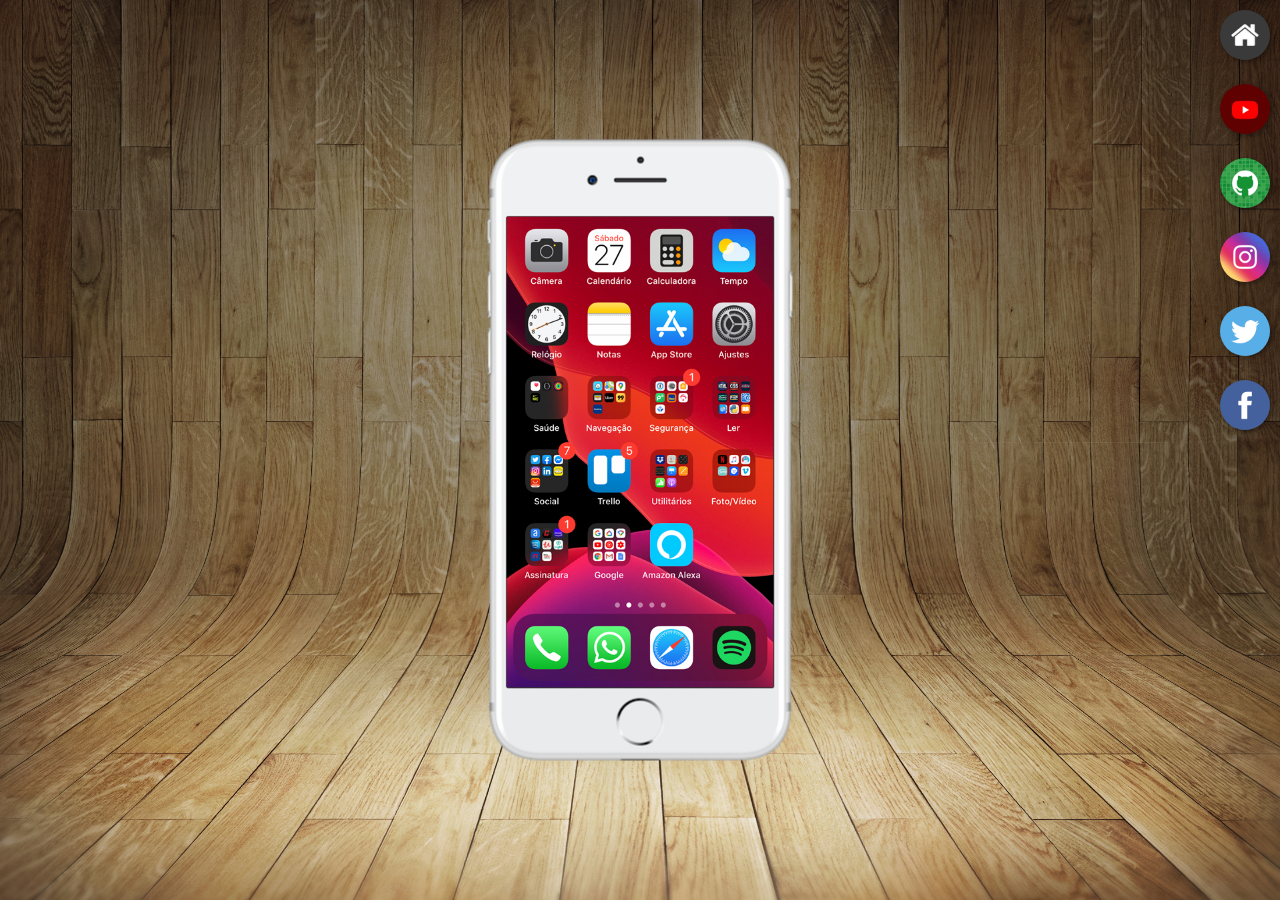
<file: index.html>
<!DOCTYPE html>
<html lang="pt-br">
<head>
    <meta charset="UTF-8">
    <meta name="viewport" content="width=device-width, initial-scale=1.0">
    <title>Projeto Redes Sociais</title>
    <link rel="stylesheet" href="estilos/style.css">
</head>
<body>
    <main>
        <section id="telefone">
              <iframe src="home.html" name="tela" id="tela" frameborder="0">
                Seu navegador não é compativel com isso...
              </iframe>
              
        </section>
             
        <section id="redes-sociais">
            <a href="home.html" target="tela">
                <img src="imagens/logo-home.jpg" alt="Home">
            </a><br>
            <a href="youtube.html" target="tela">
                <img src="imagens/logo-youtube.jpg" alt="Youtube">
            </a><br>
            <a href="github.html" target="tela">
                <img src="imagens/logo-github.jpg" alt="GitHub">
            </a><br>
            <a href="instagram.html" target="tela">
                <img src="imagens/logo-instagram.jpg" alt="Instagram">
            </a><br>
            <a href="twitter.html" target="tela">
                <img src="imagens/logo-twitter.jpg" alt="Twitter">
            </a><br>
            <a href="facebook.html" target="tela">
                <img src="imagens/logo-facebook.jpg" alt="Facebook">
            </a>
        </section>
    </main>
</body>
</html>
</file>
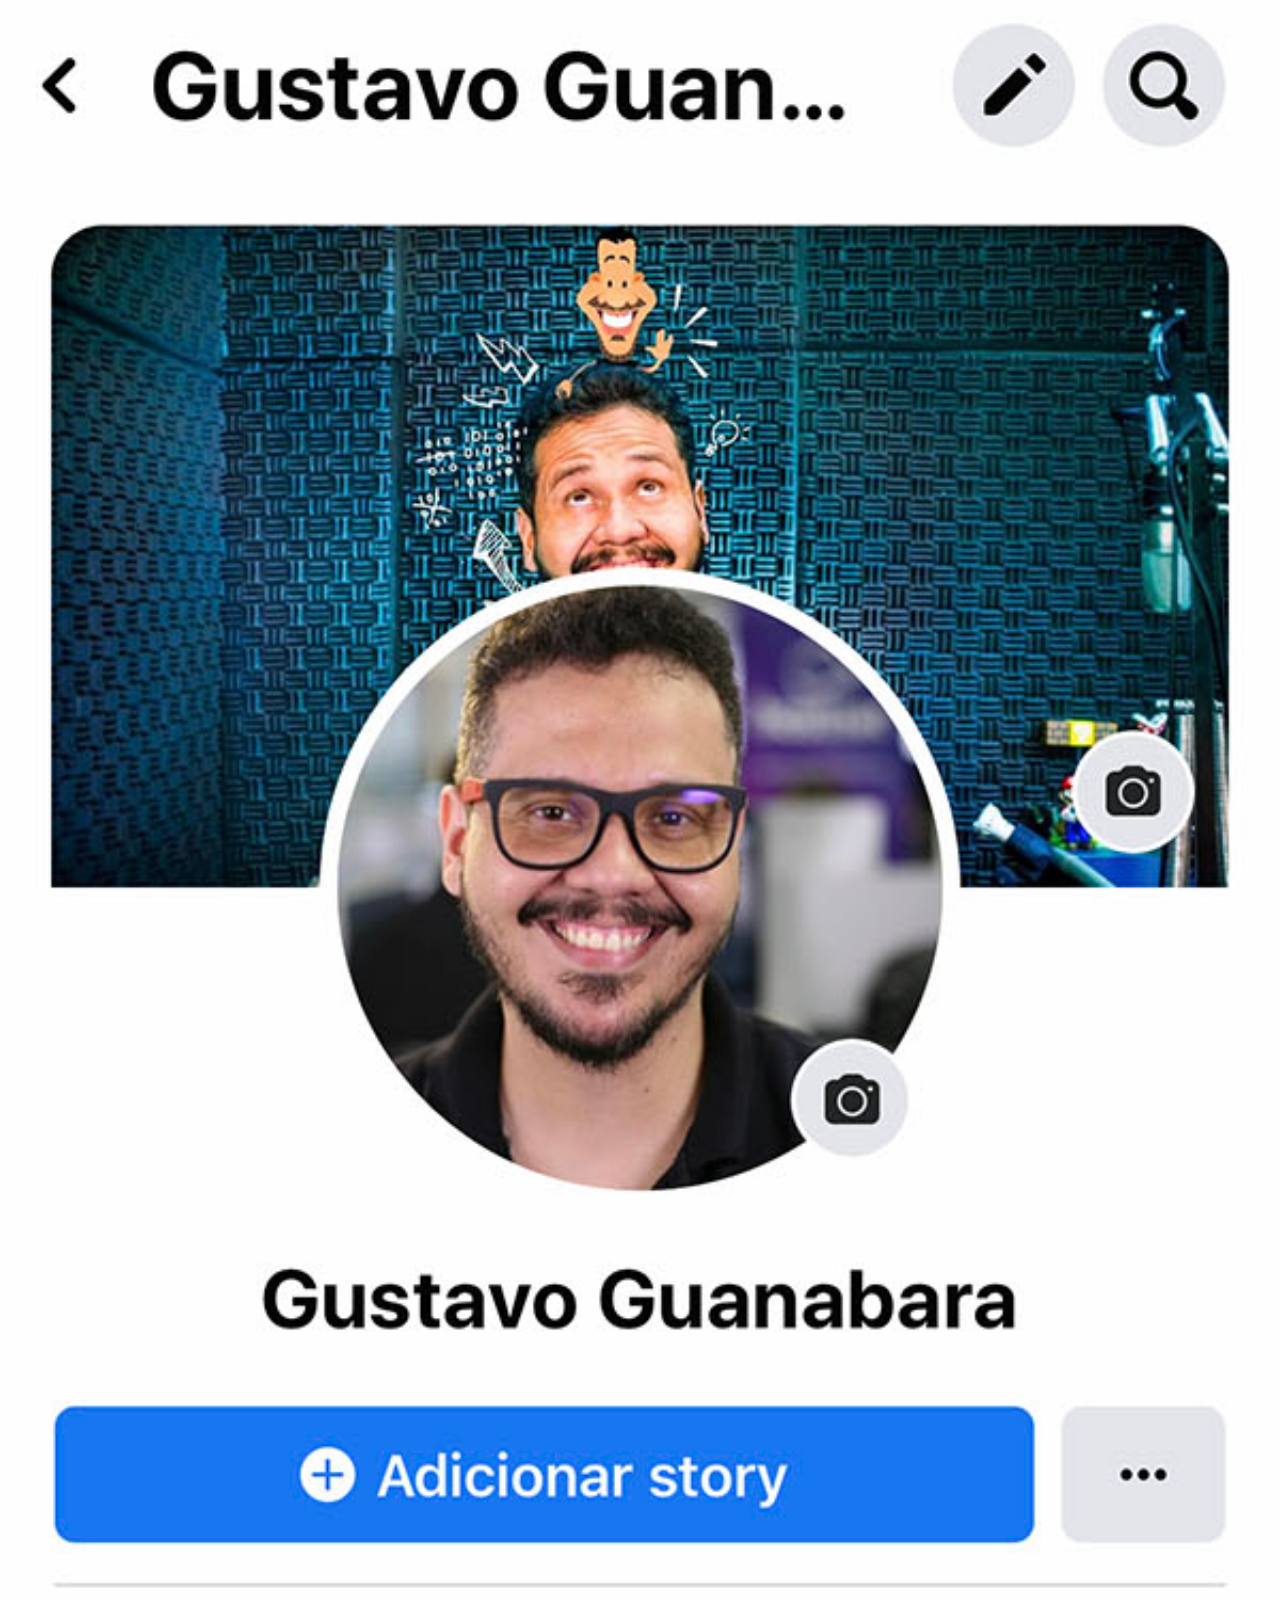
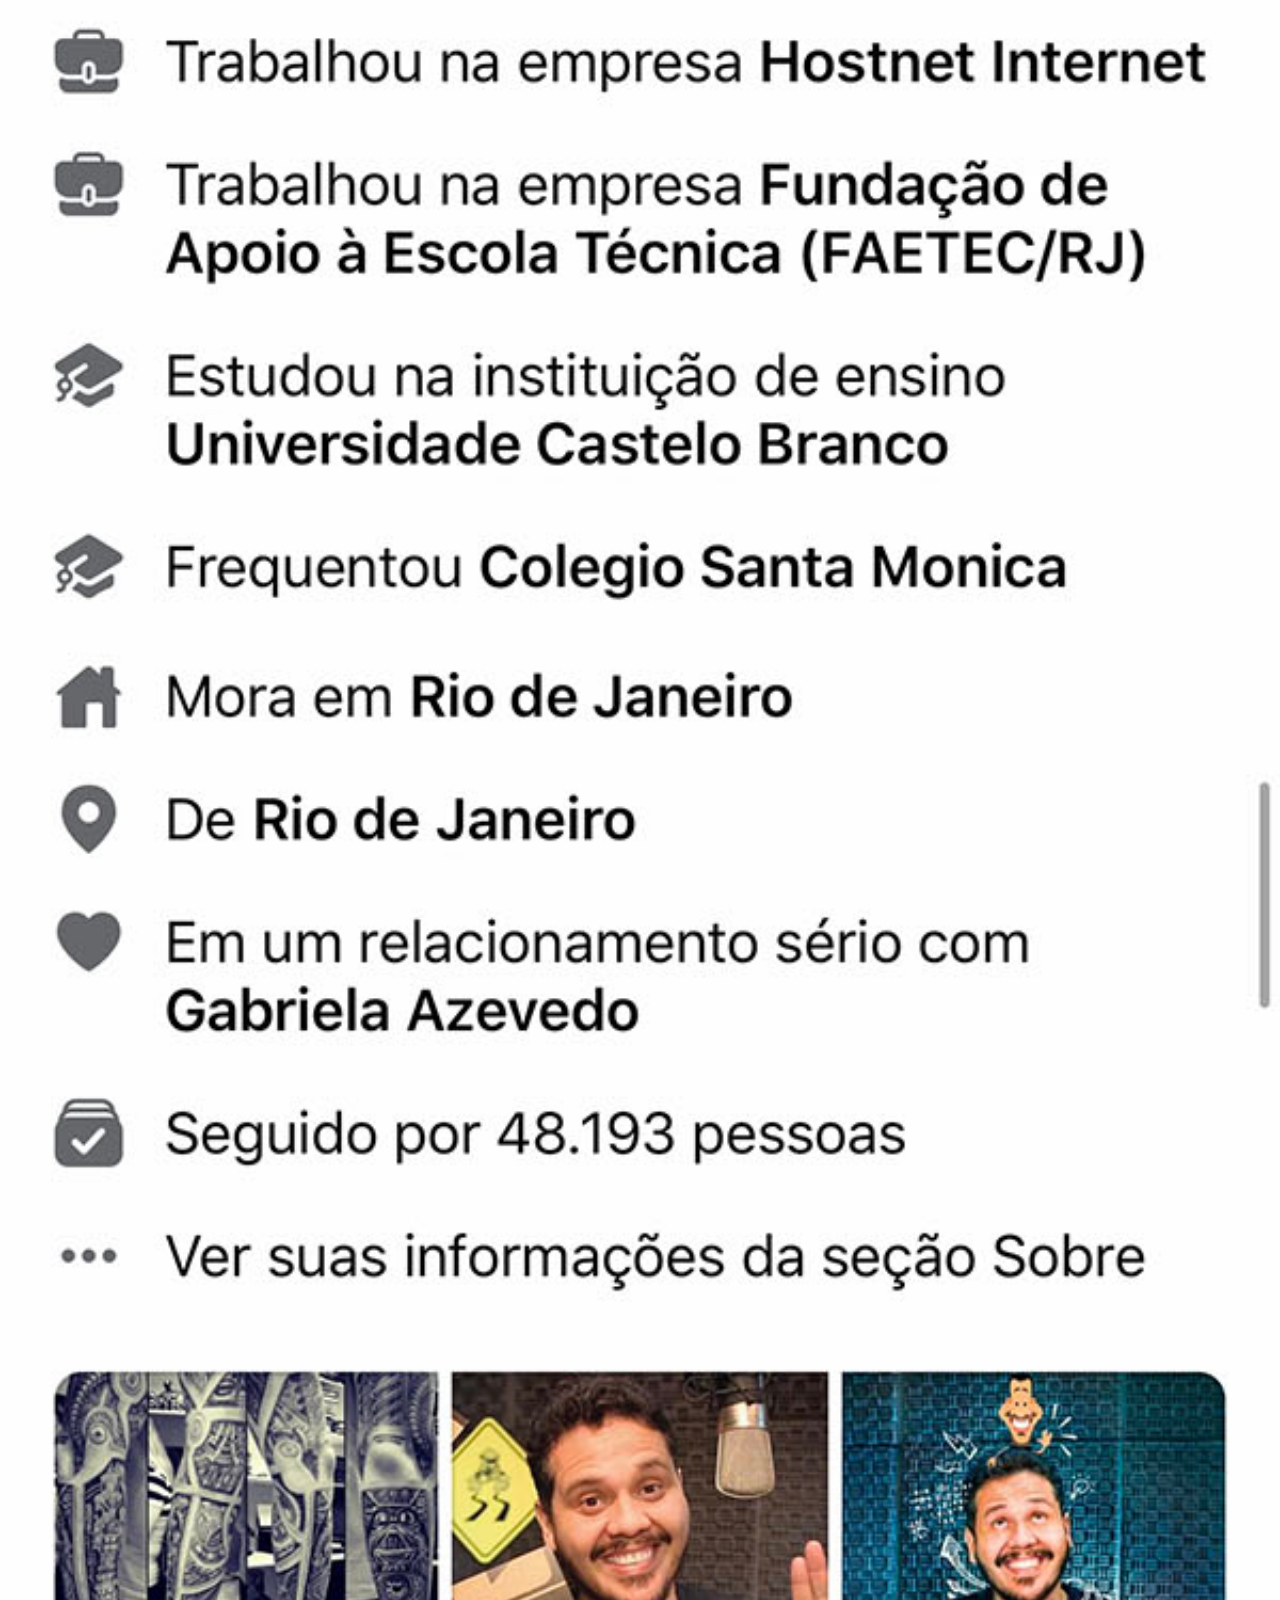
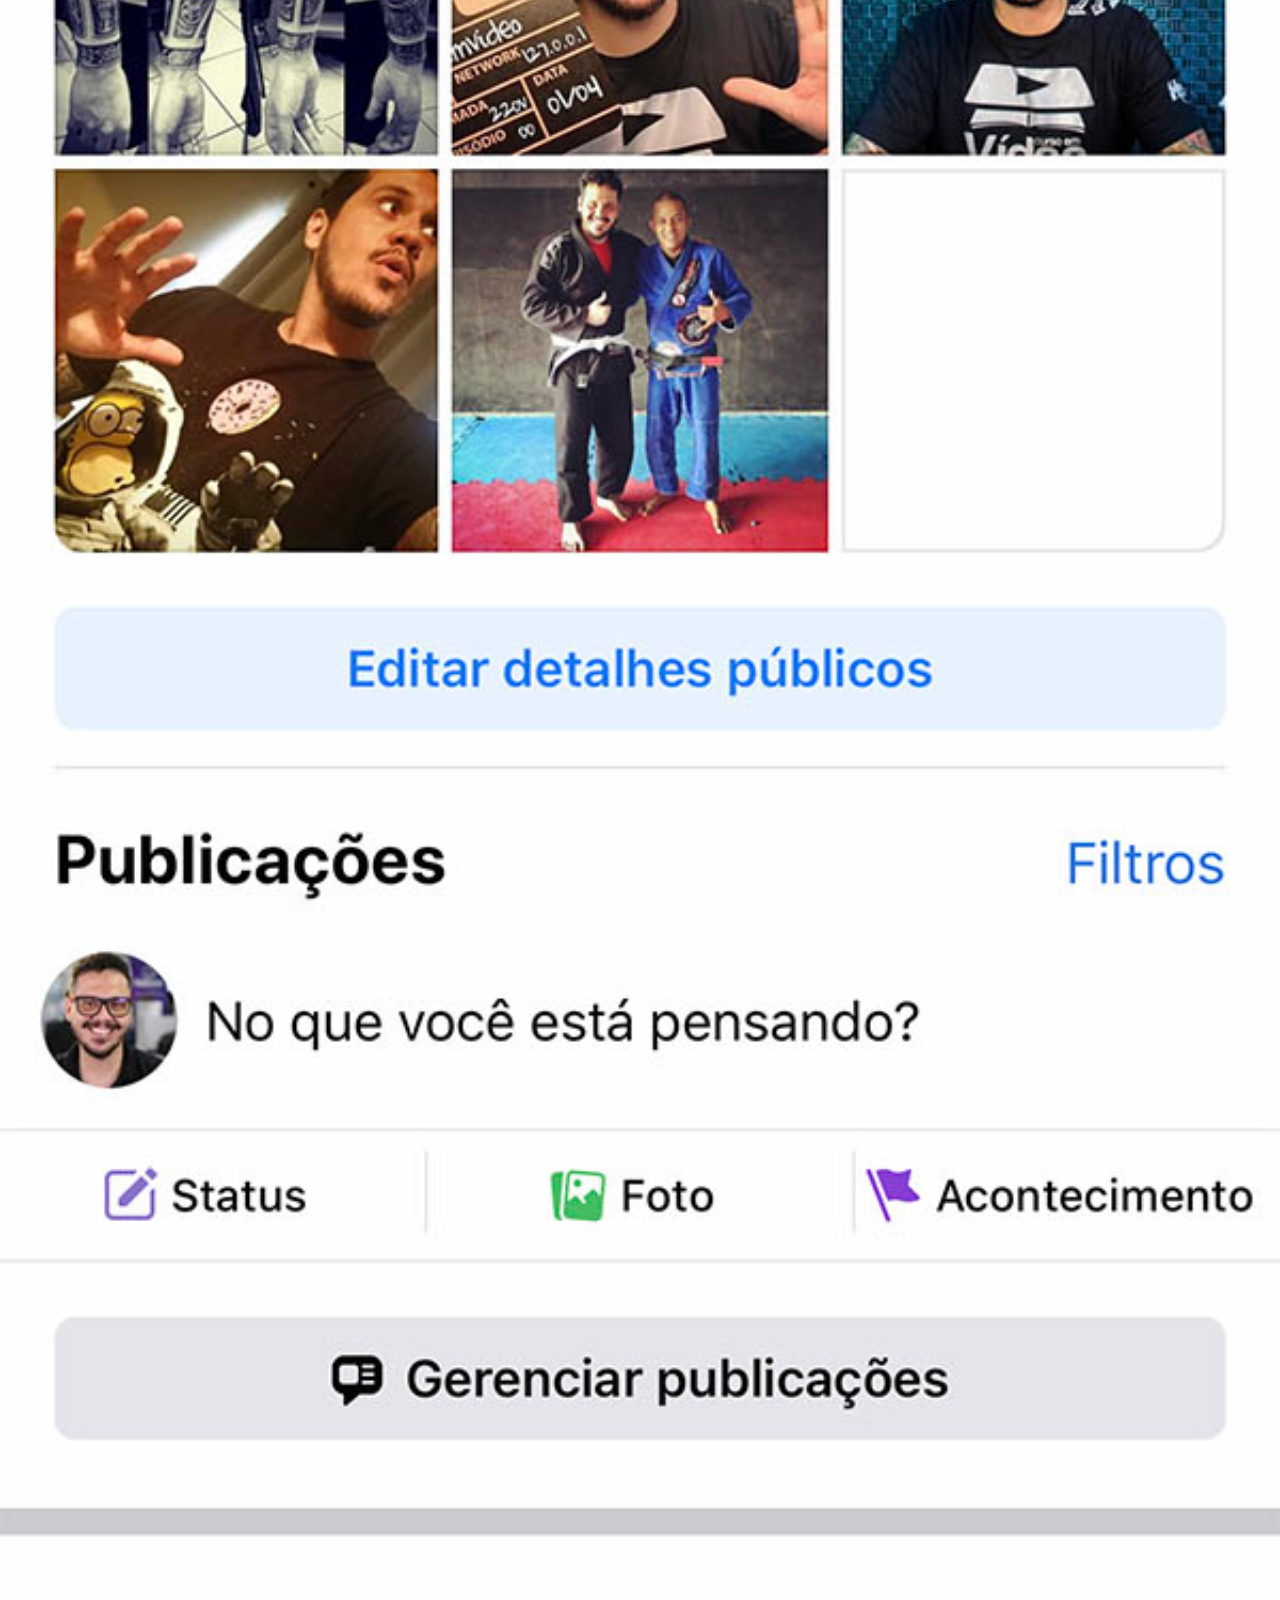
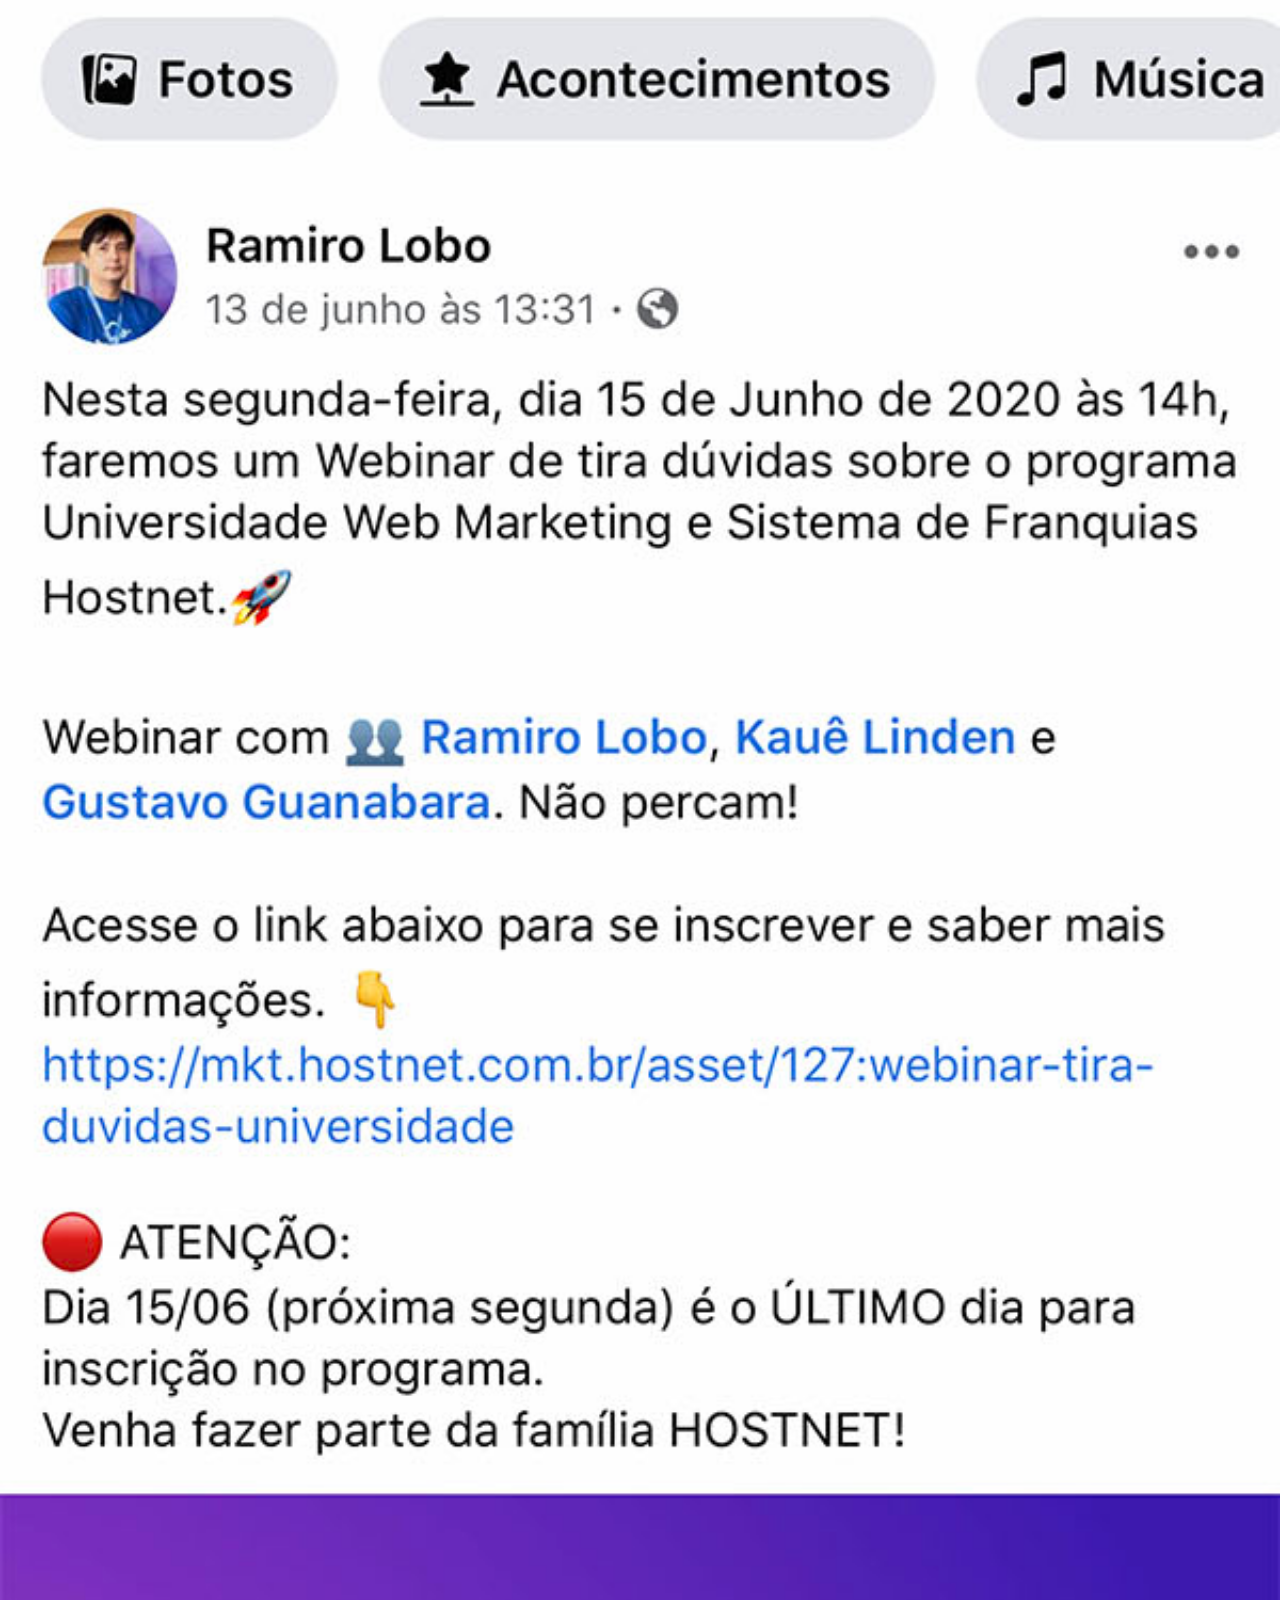
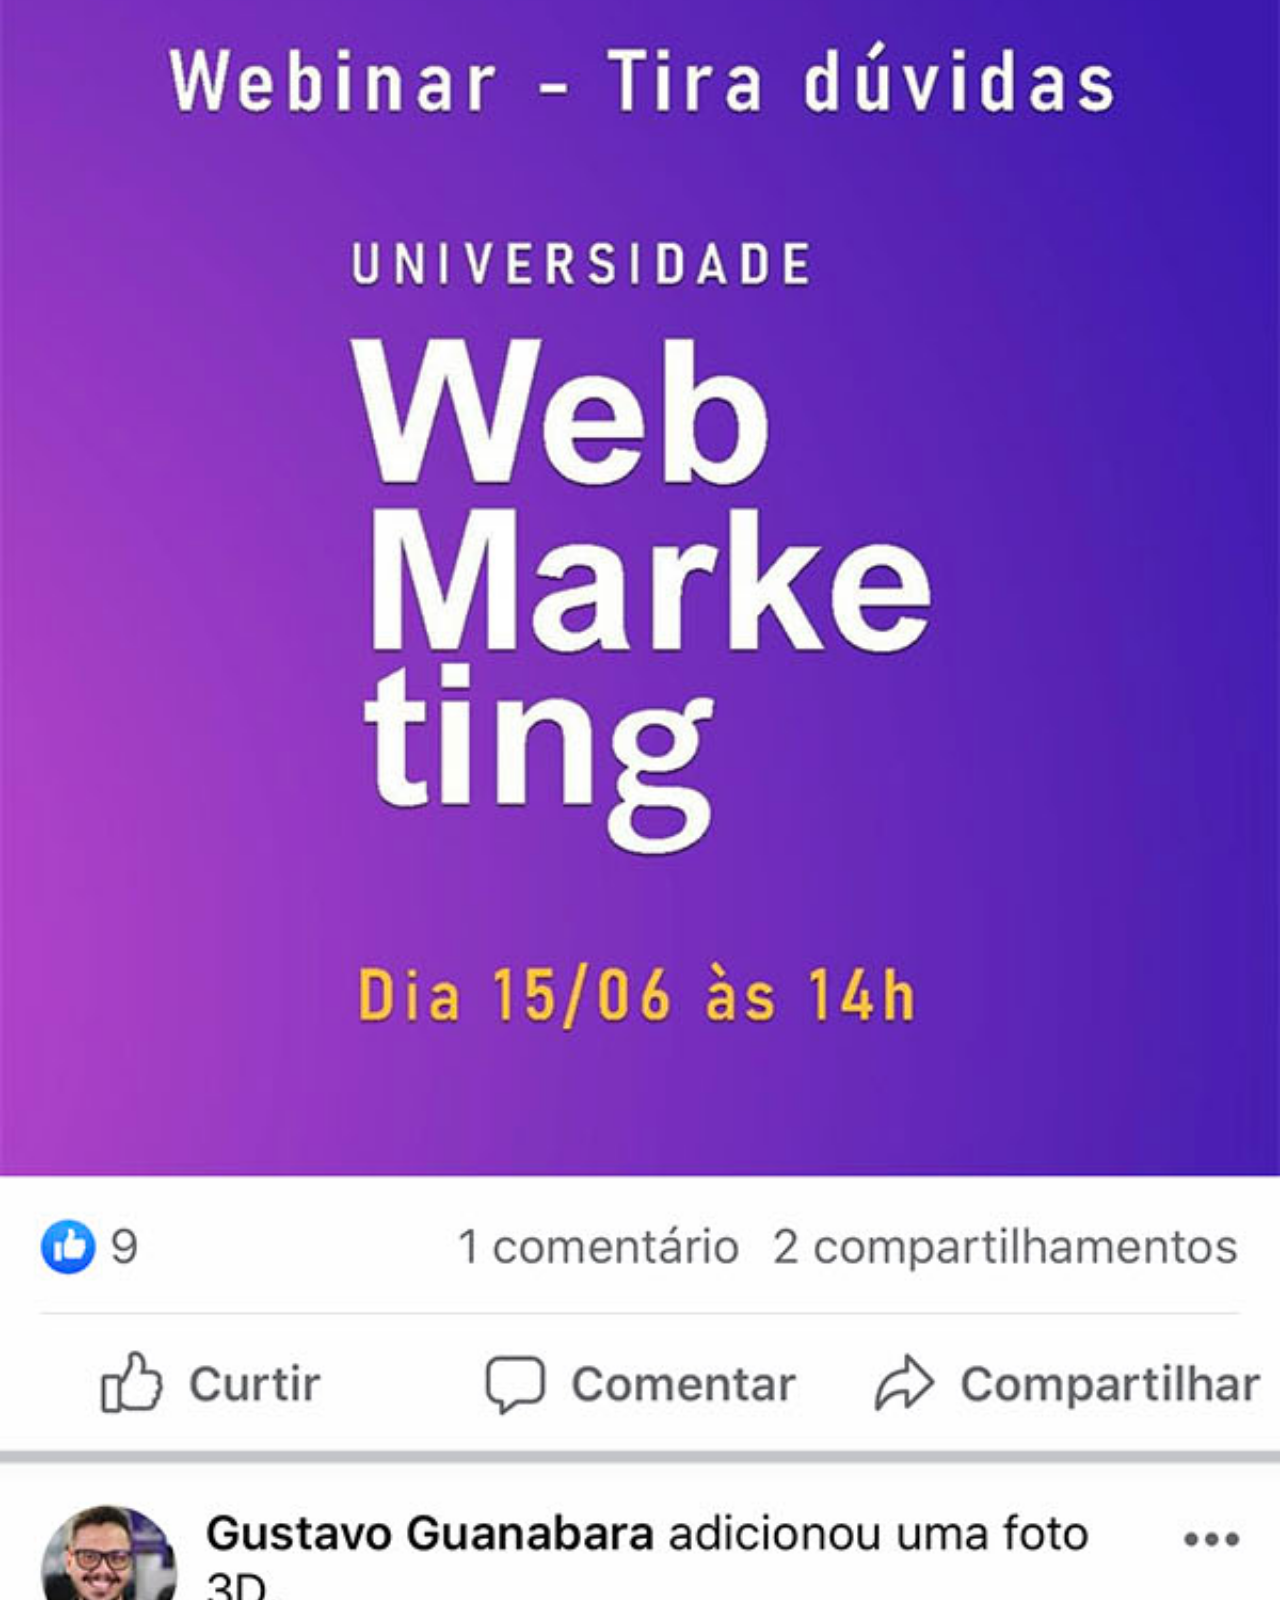
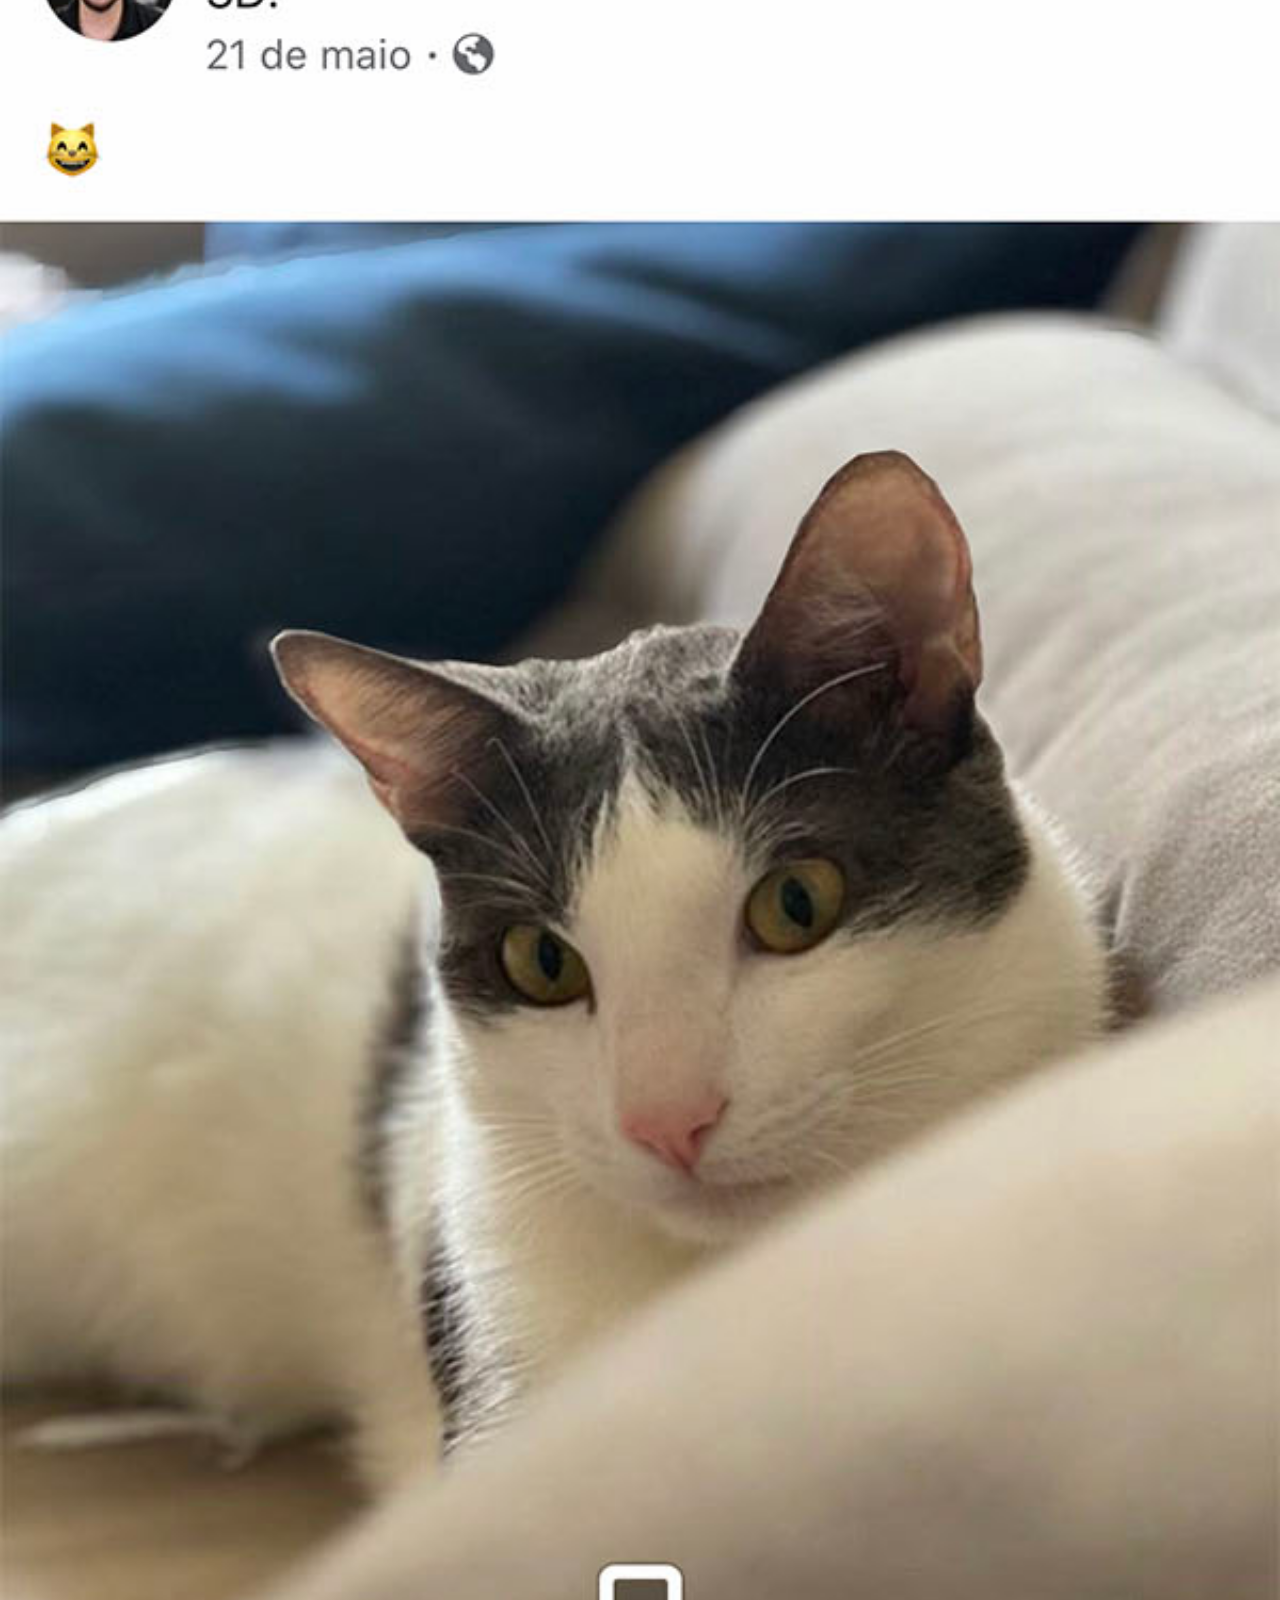
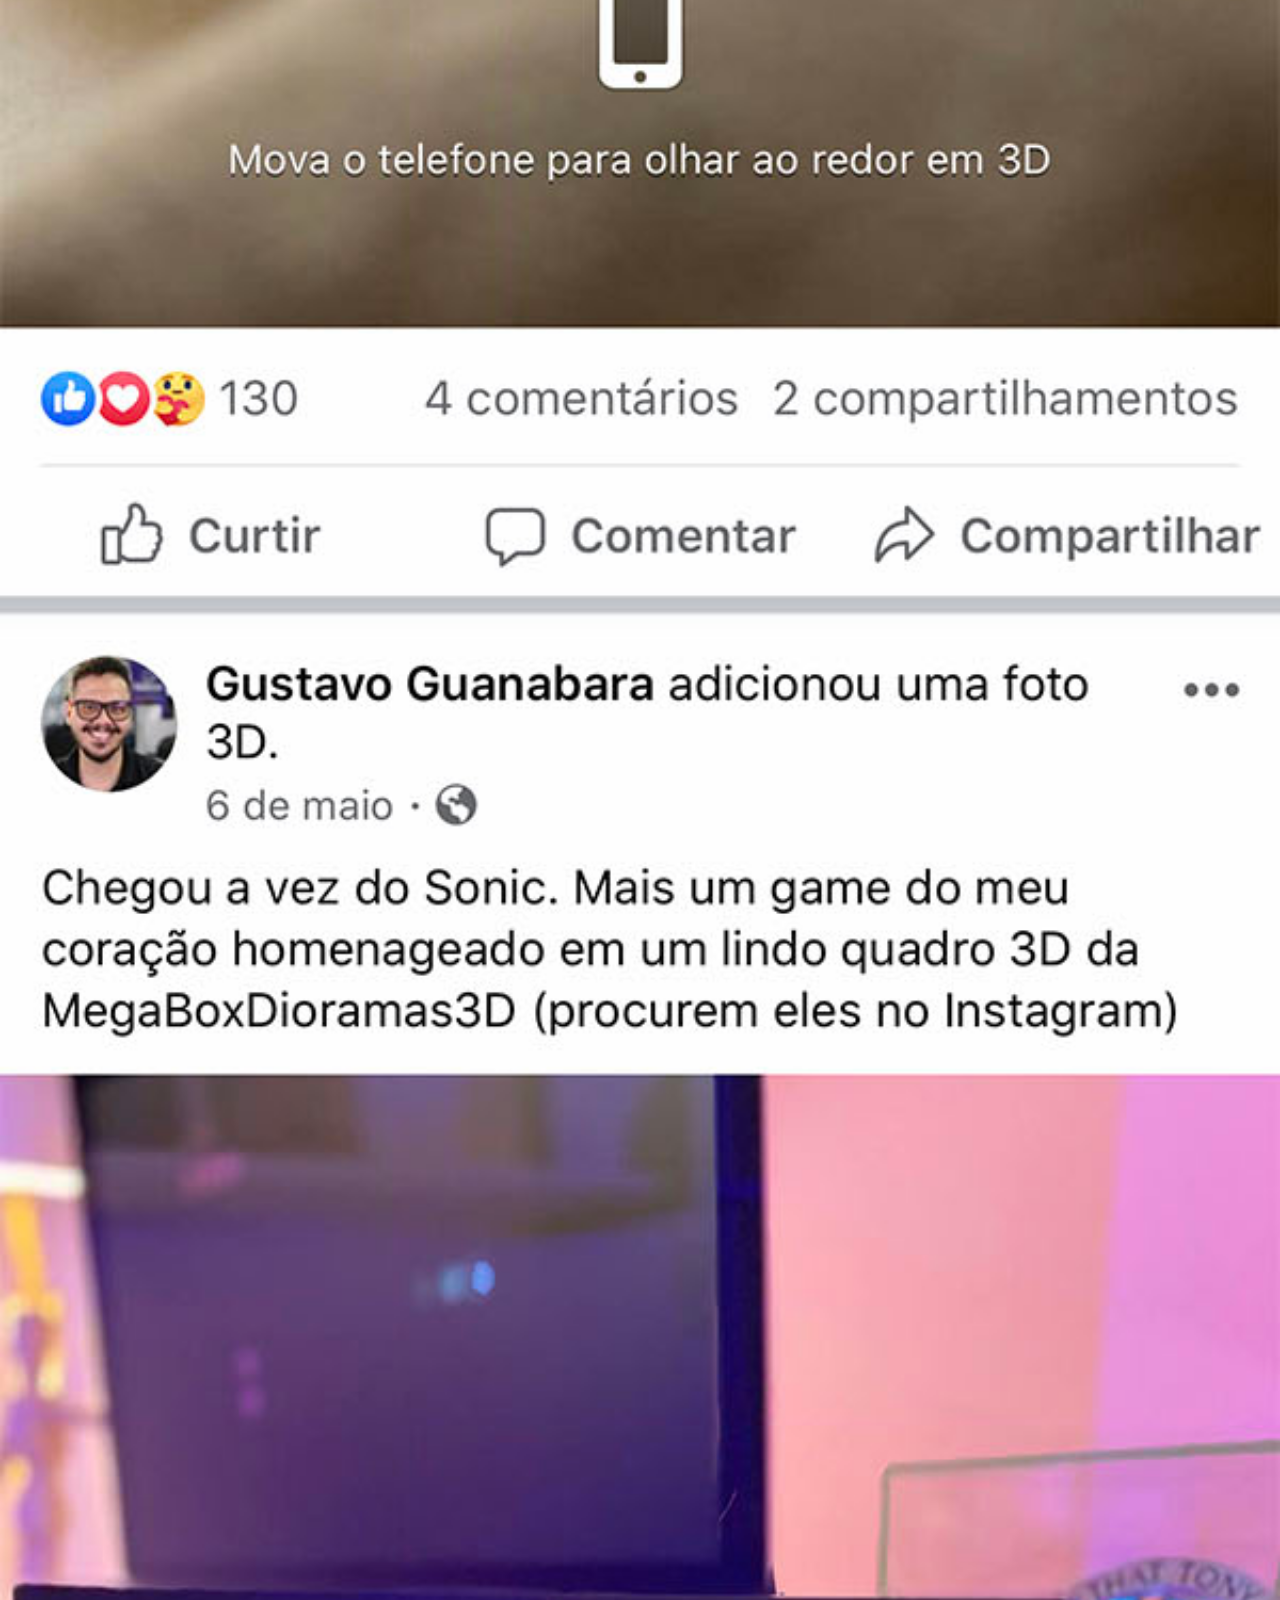
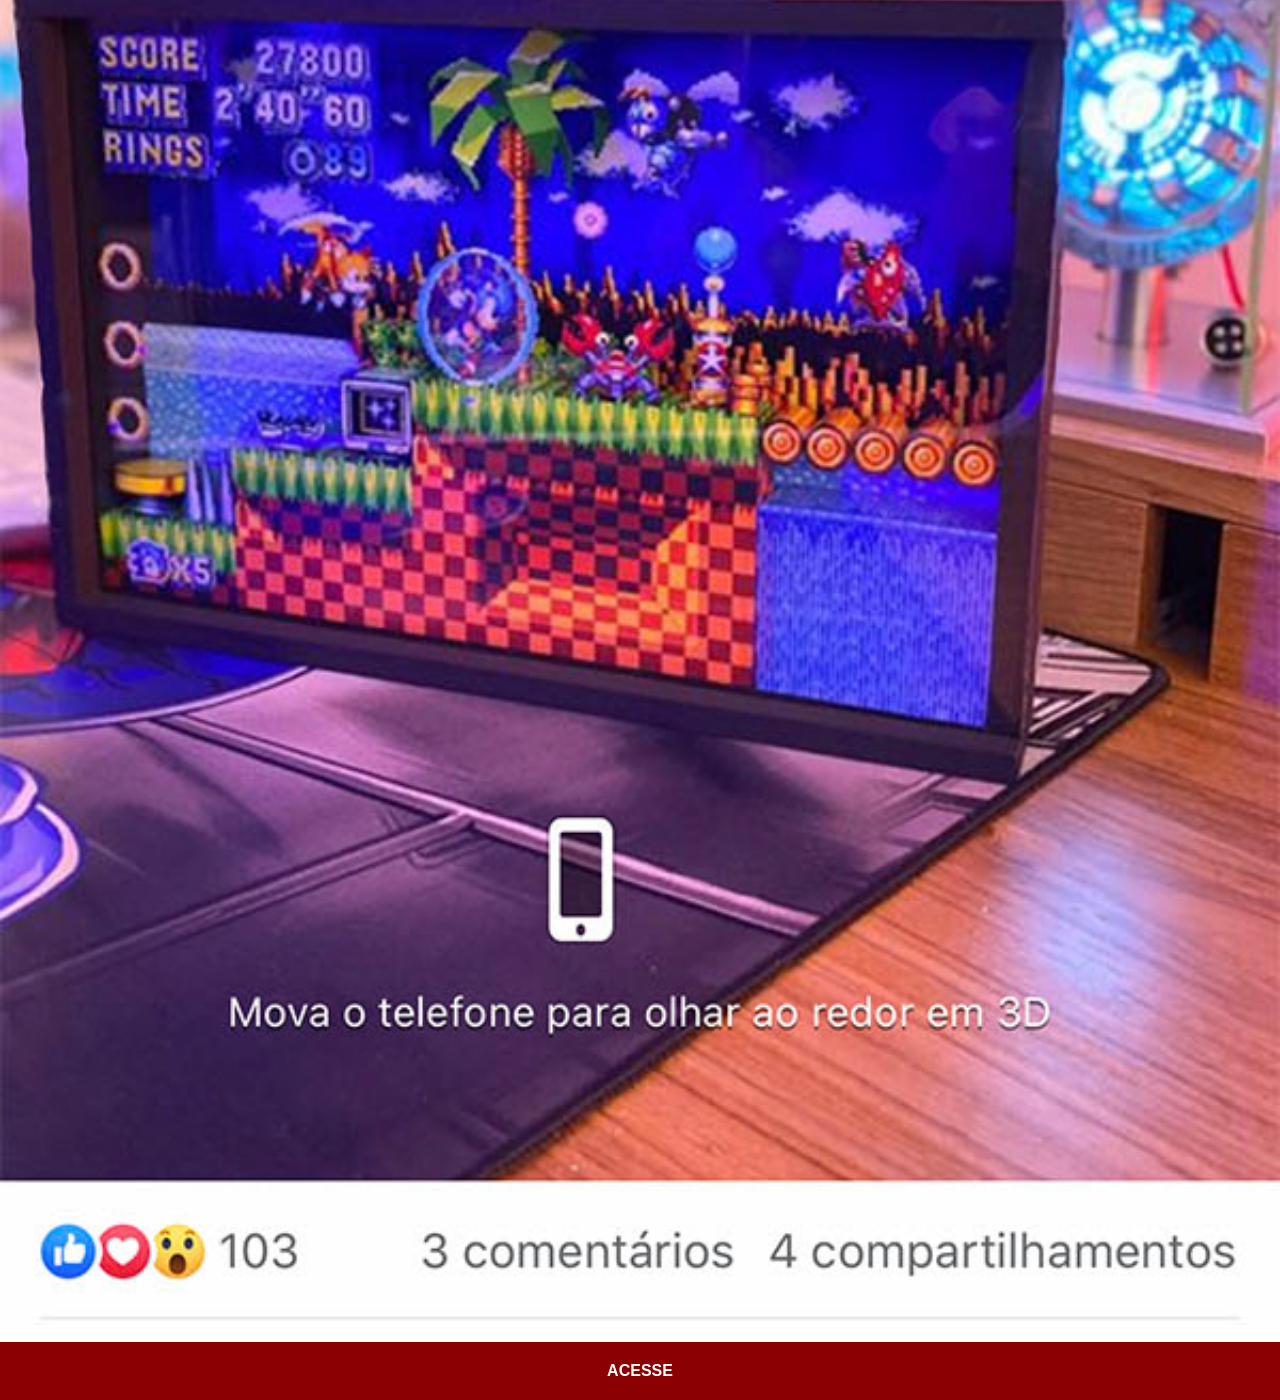
<file: facebook.html>
<!DOCTYPE html>
<html lang="pt-br">
<head>
    <meta charset="UTF-8">
    <meta name="viewport" content="width=device-width, initial-scale=1.0">
    <title>Facebook</title>
    <link rel="stylesheet" href="estilos/social.css">
</head>
<body>
    <img src="imagens/tela-facebook.jpg" alt="facebook">
    <a href="https://www.facebook.com/gustavoguanabara/user/playlist" target="_blank">ACESSE</a>
</body>
</html>
</file>
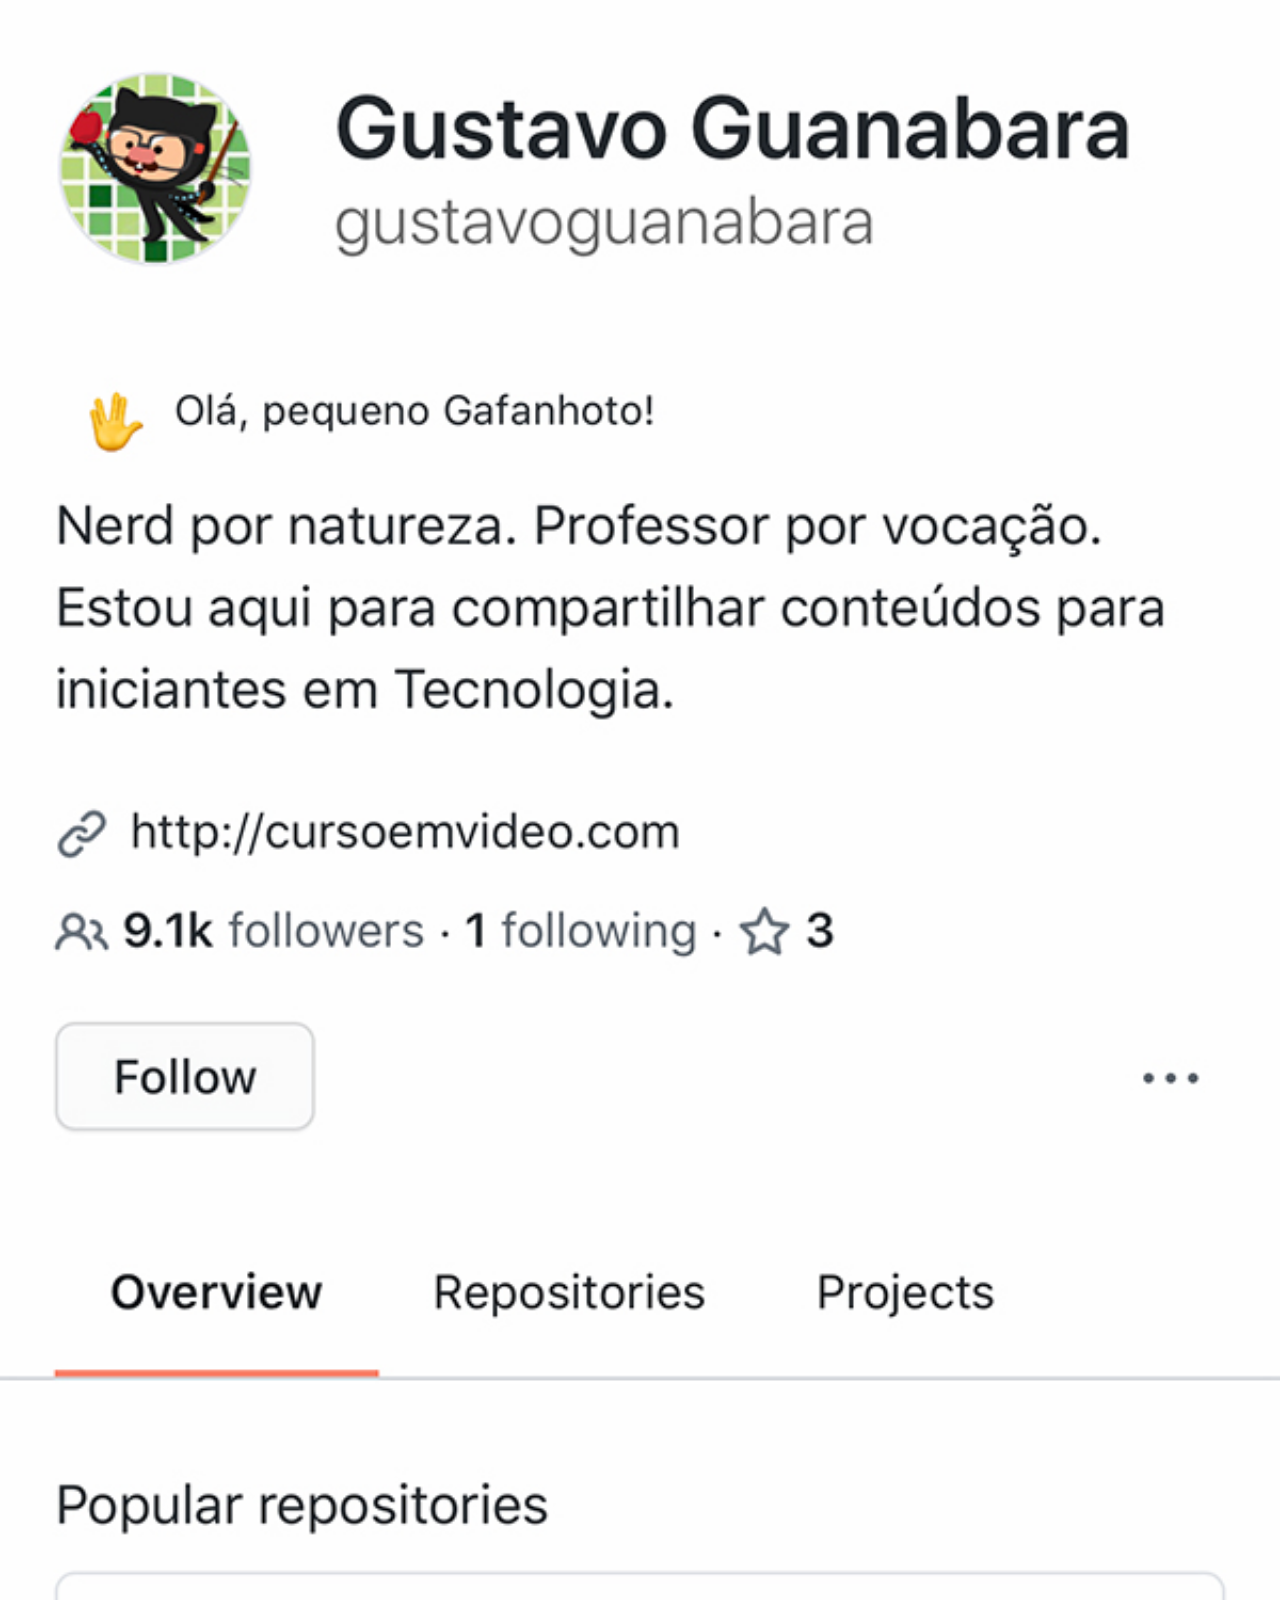
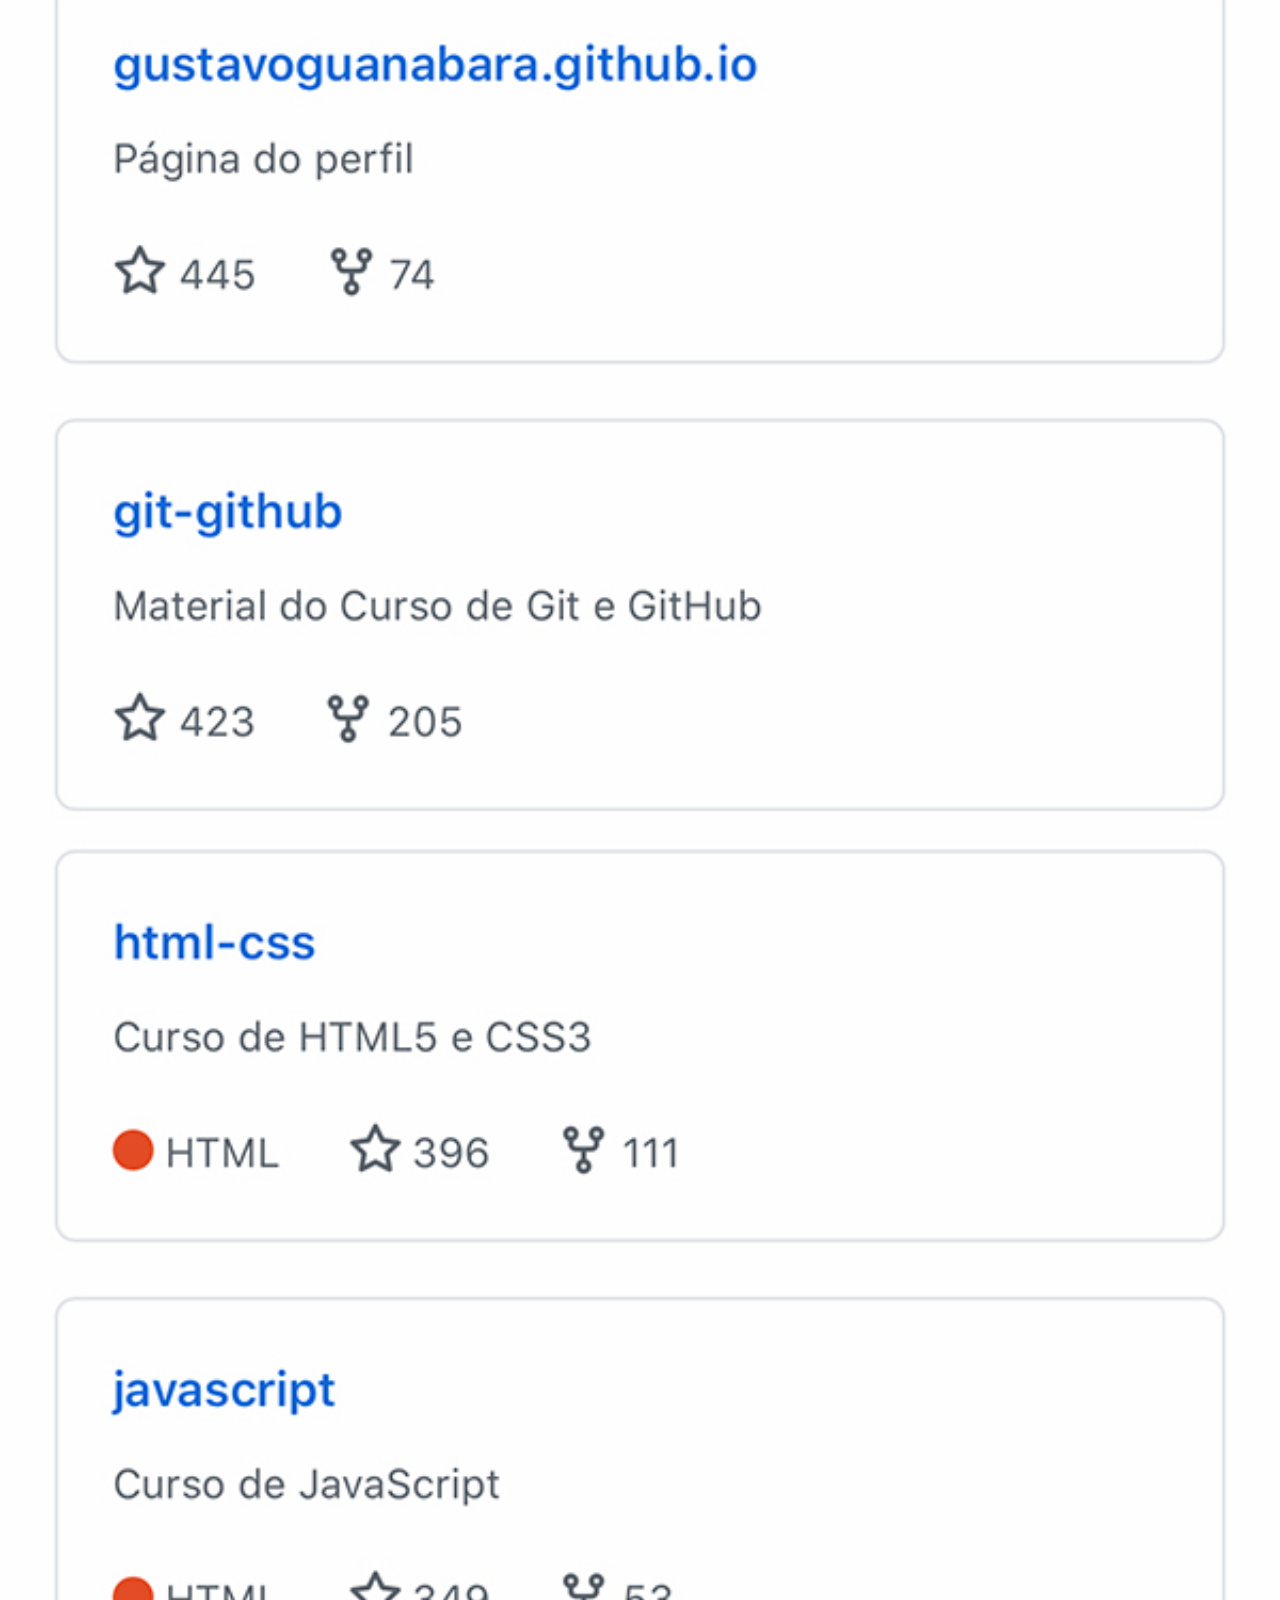
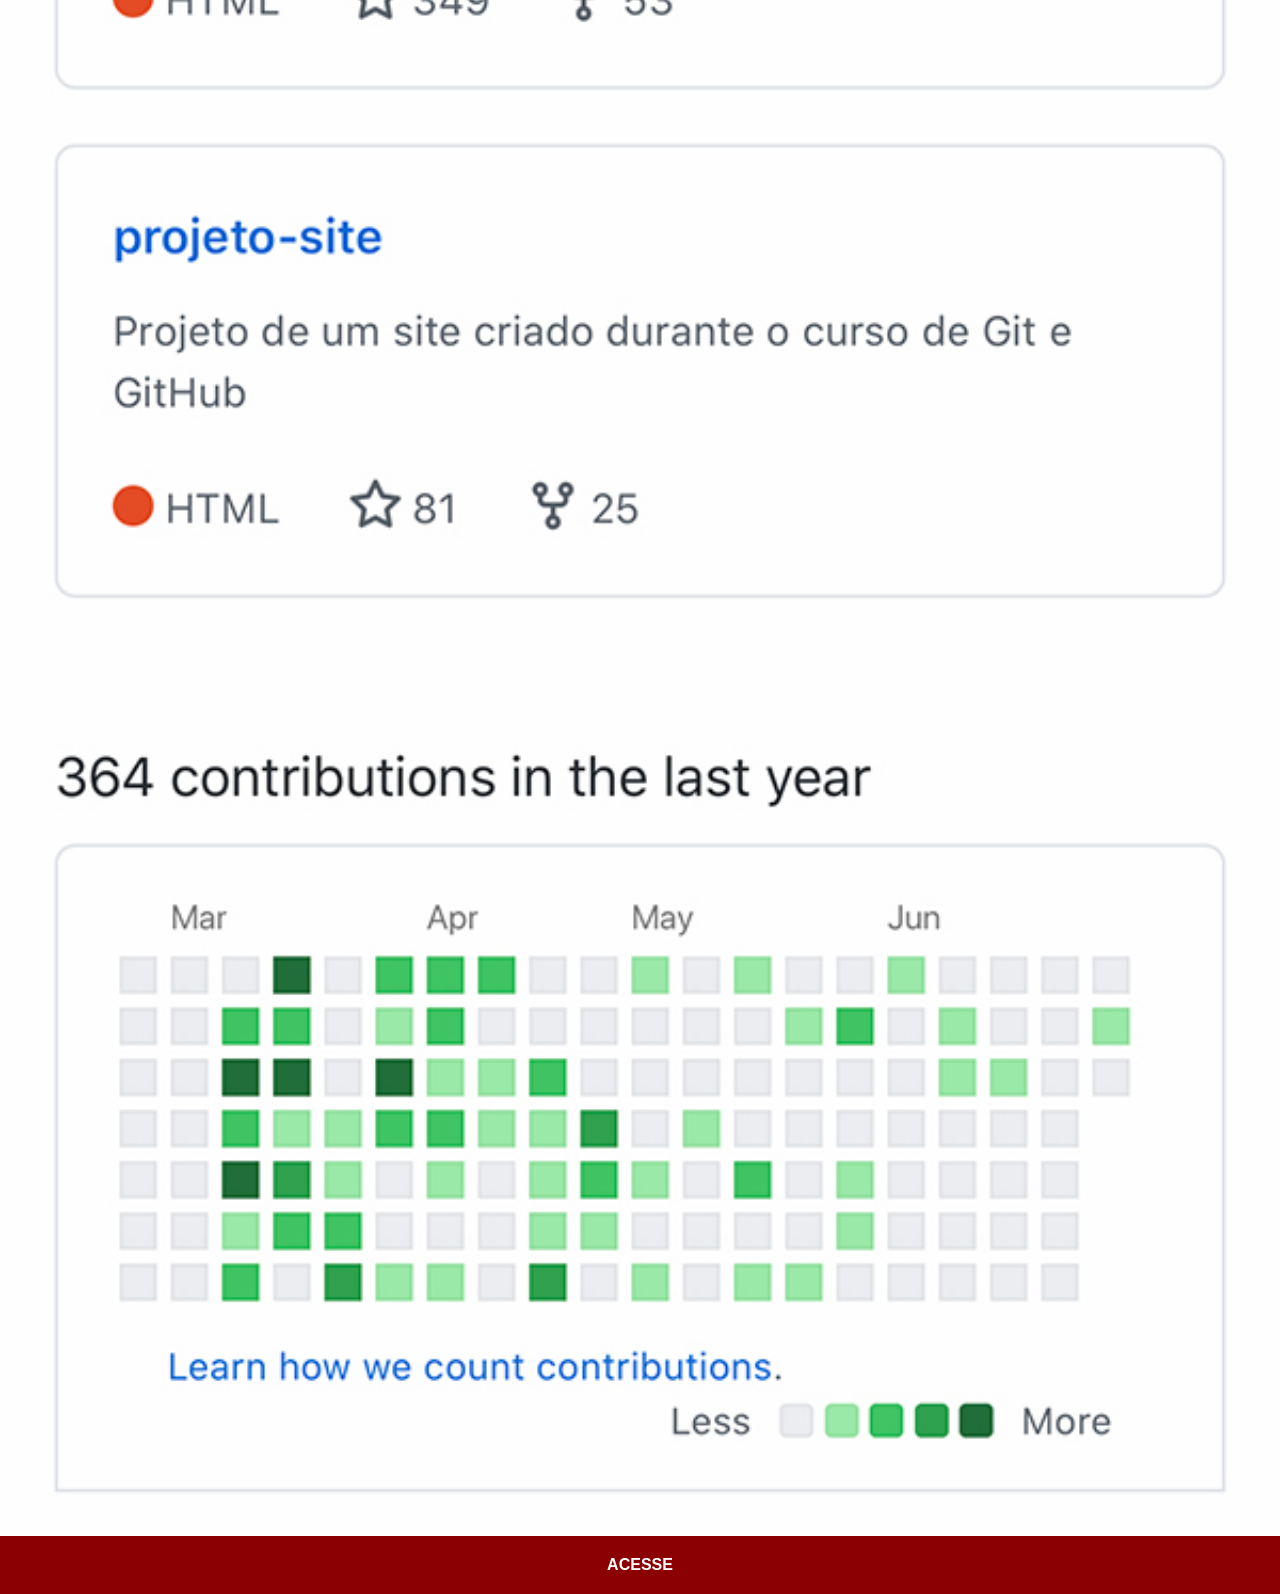
<file: github.html>
<!DOCTYPE html>
<html lang="pt-br">
<head>
    <meta charset="UTF-8">
    <meta name="viewport" content="width=device-width, initial-scale=1.0">
    <title>GitHub</title>
    <link rel="stylesheet" href="estilos/social.css">
</head>
<body>
    <img src="imagens/tela-github.jpg" alt="github">
    <a href="https://www.github.com/gustavoguanabara.io/" target="_blank">ACESSE</a>
</body>
</html>
</file>
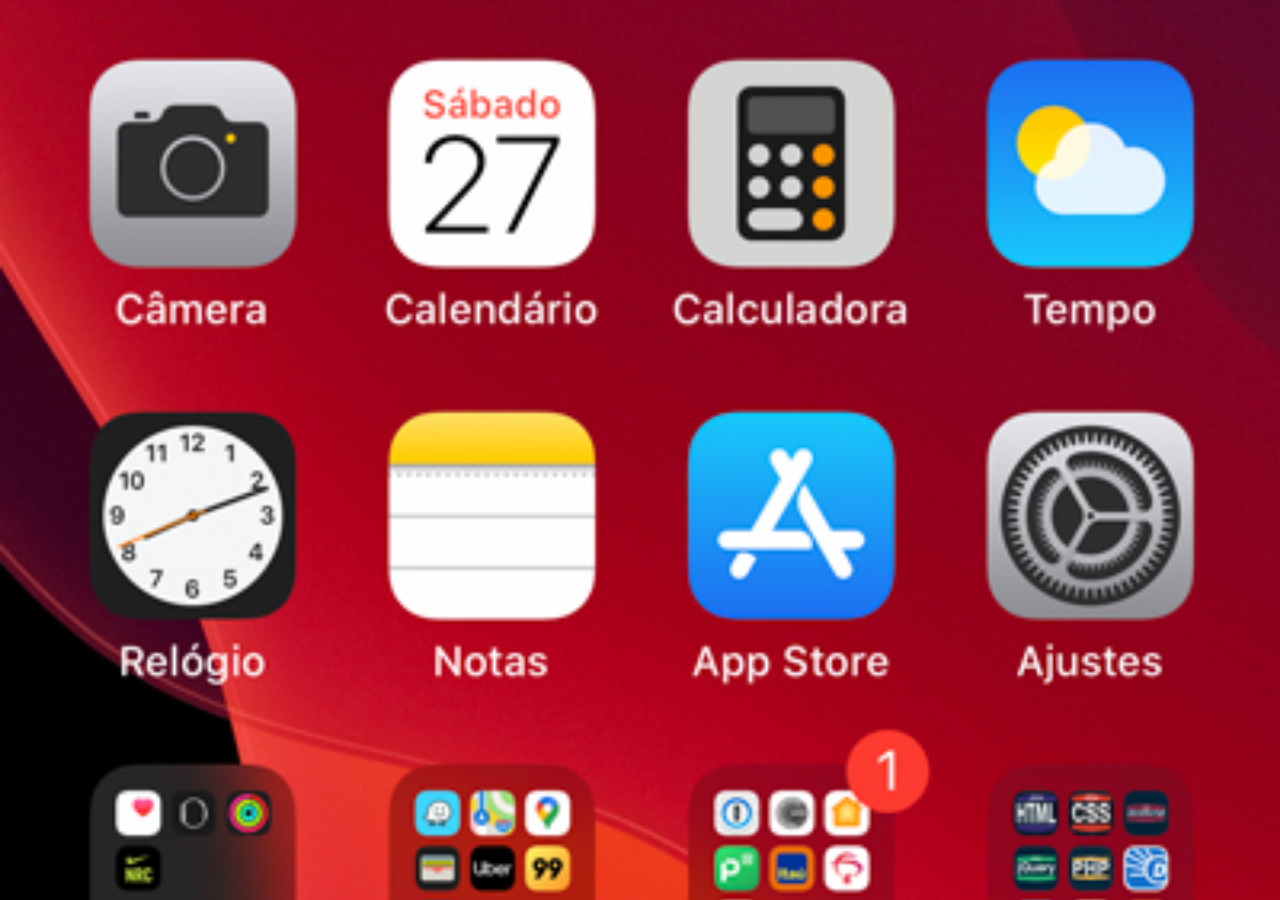
<file: home.html>
<!DOCTYPE html>
<html lang="pt-br">
<head>
    <meta charset="UTF-8">
    <meta name="viewport" content="width=device-width, initial-scale=1.0">
    <title>Home</title>
</head>
<style>
    * {
        margin: 0px;
        padding: 0px;
    }
    body {
        width: 100px;
        height: 100px;
        background: black url('imagens/tela-home.jpg') no-repeat top center;
        background-size: cover;
    }
</style>
<body>
    
</body>
</html>
</file>
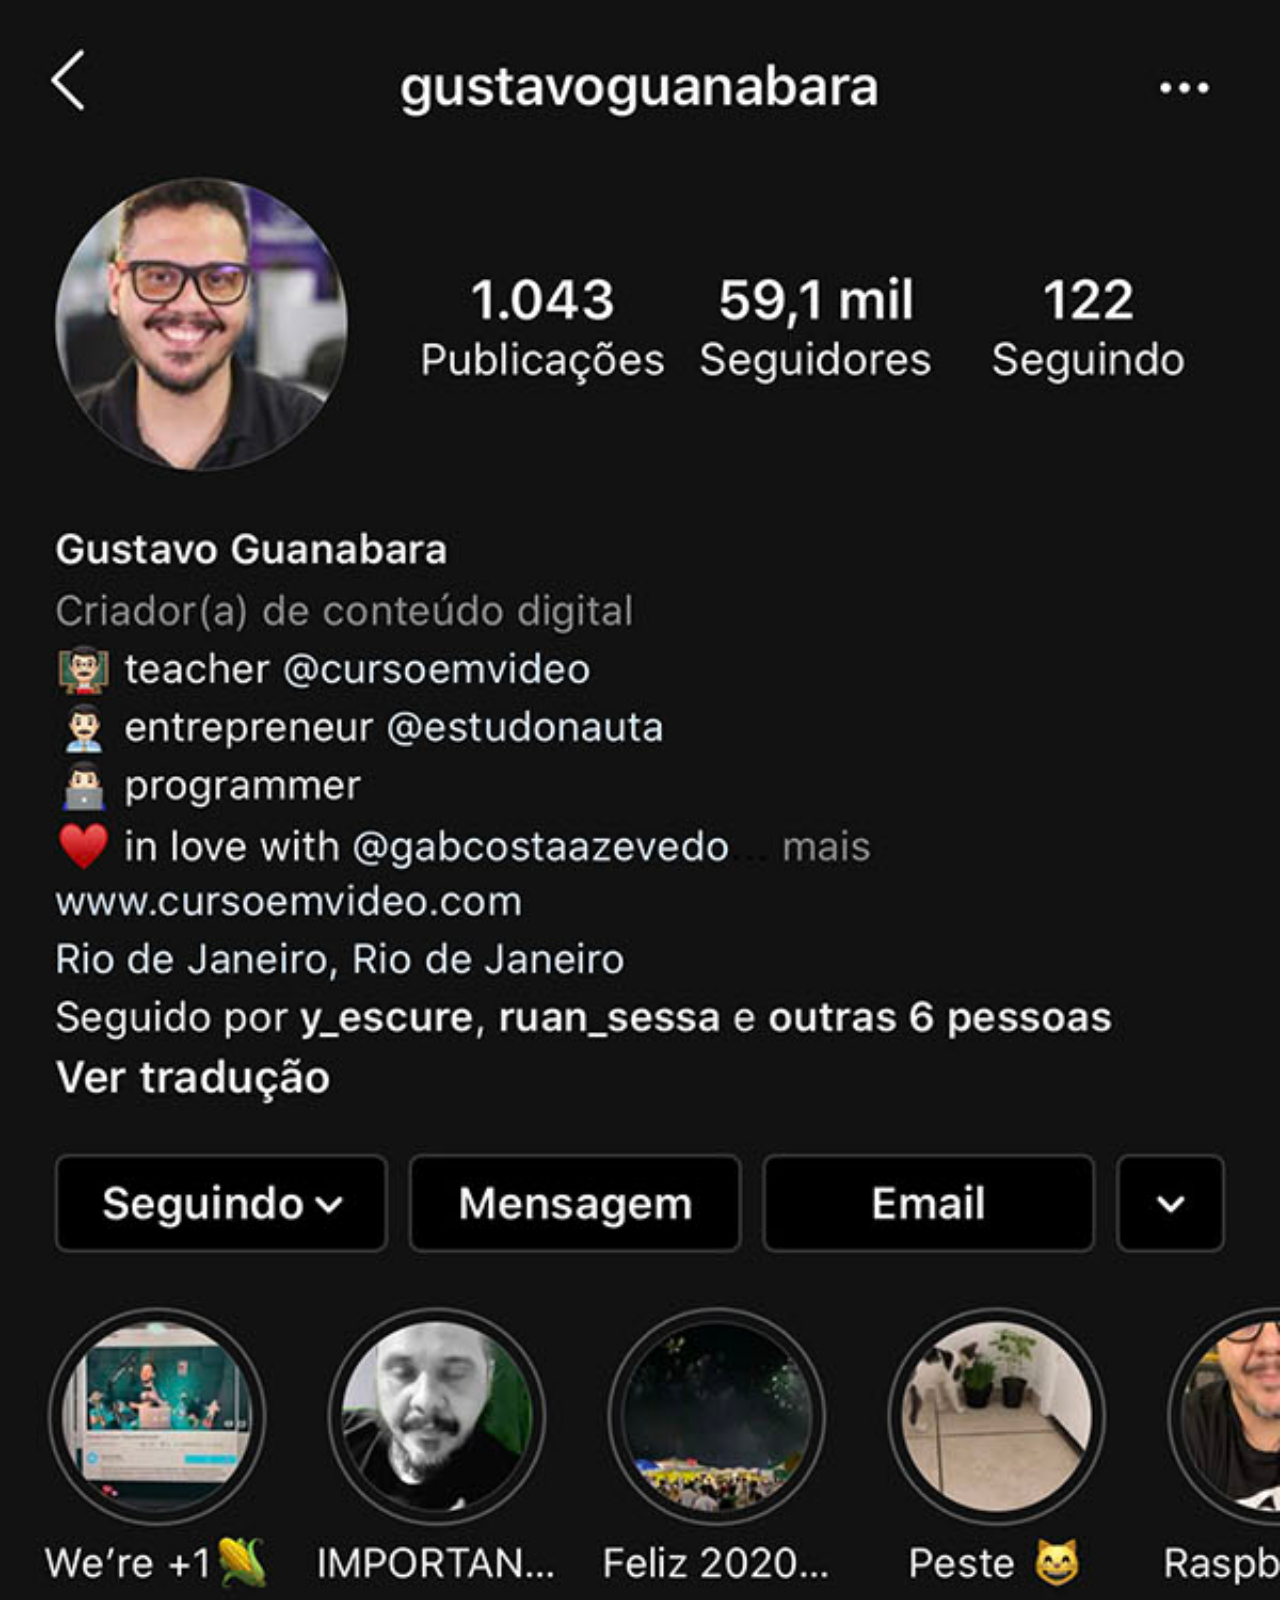
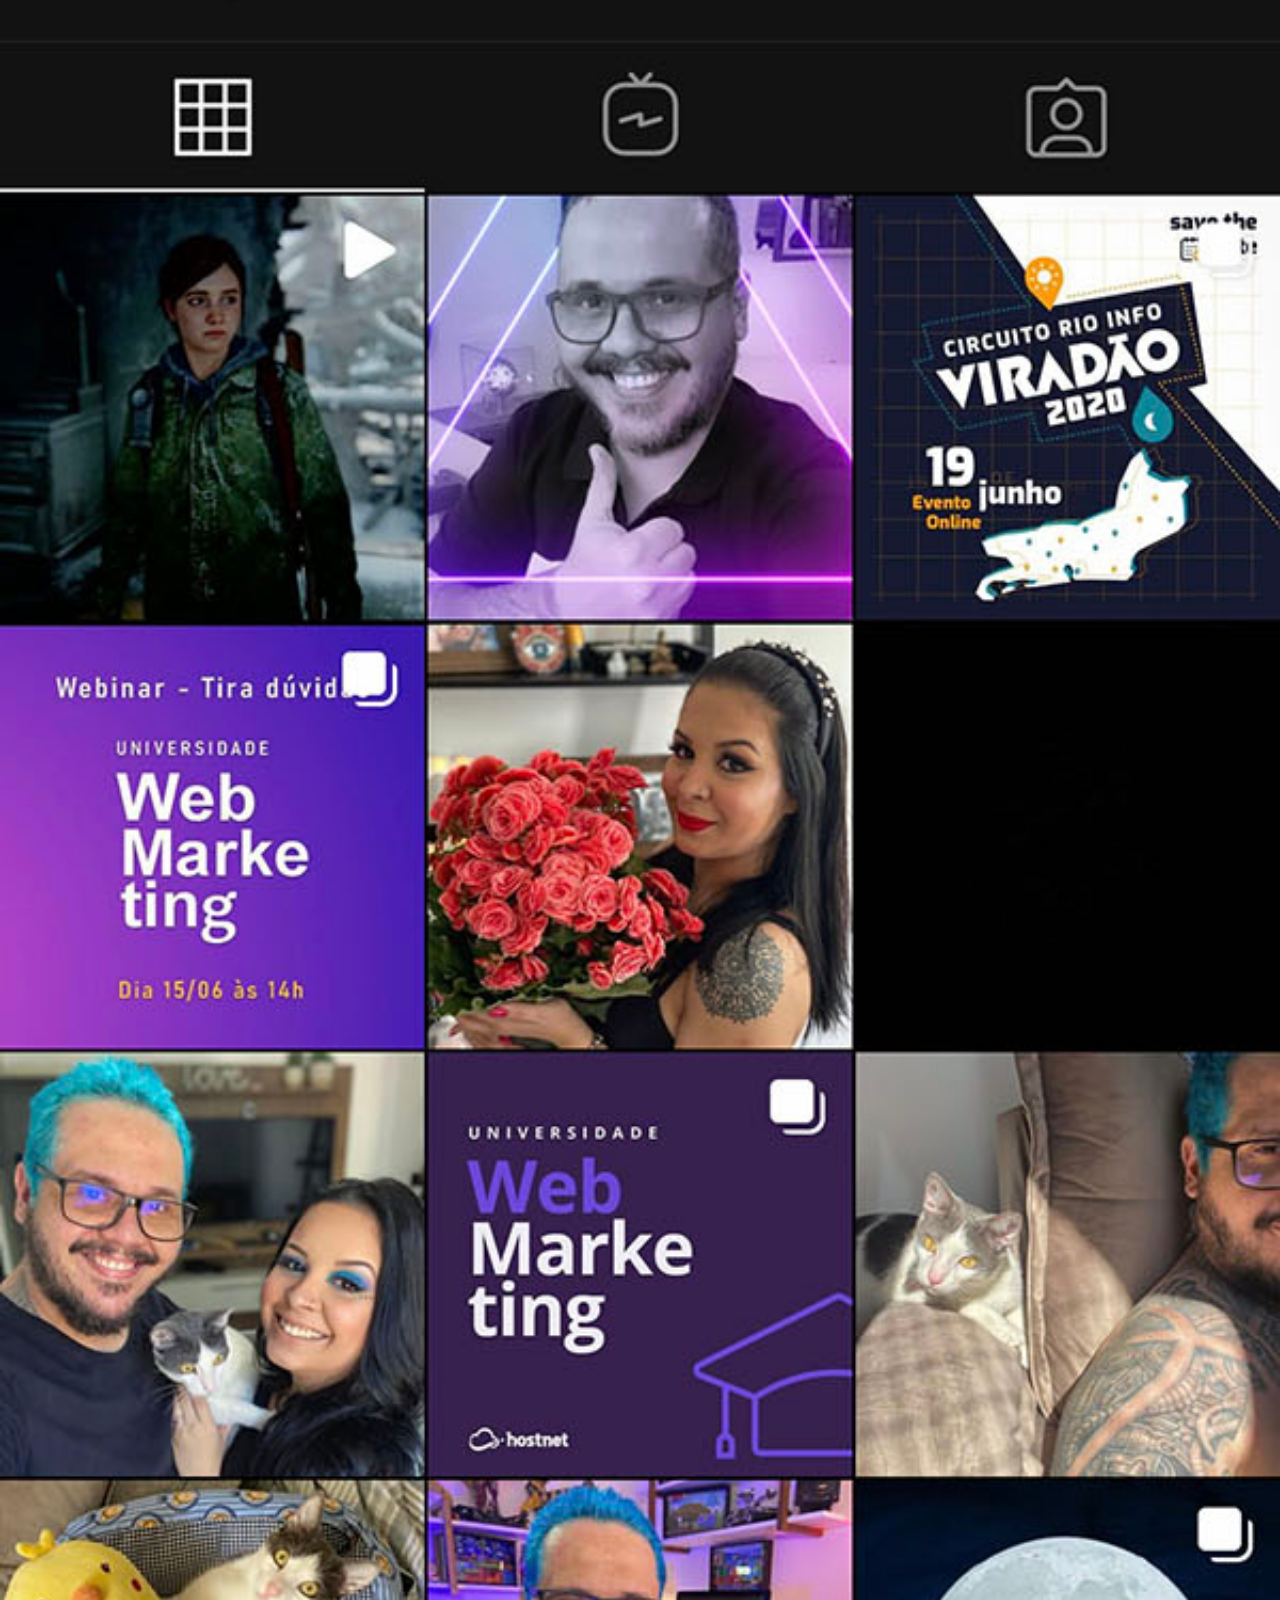
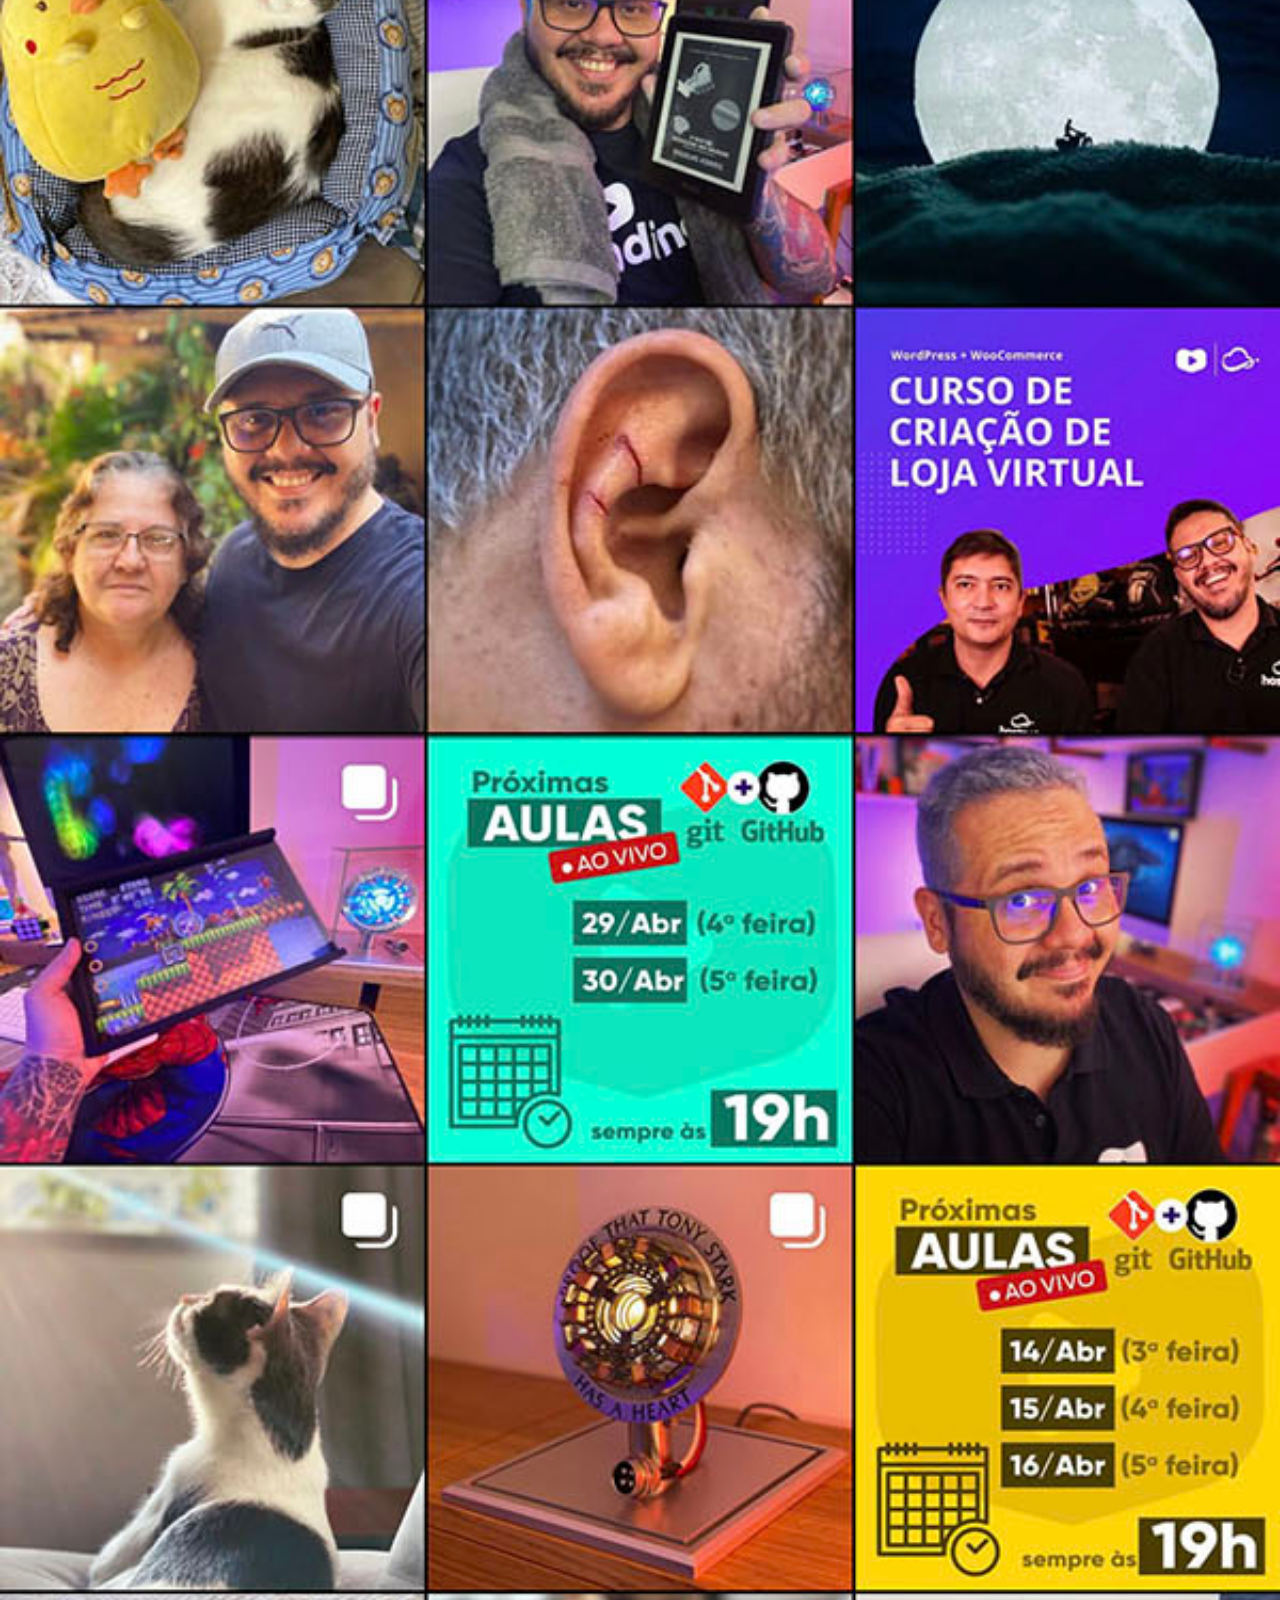
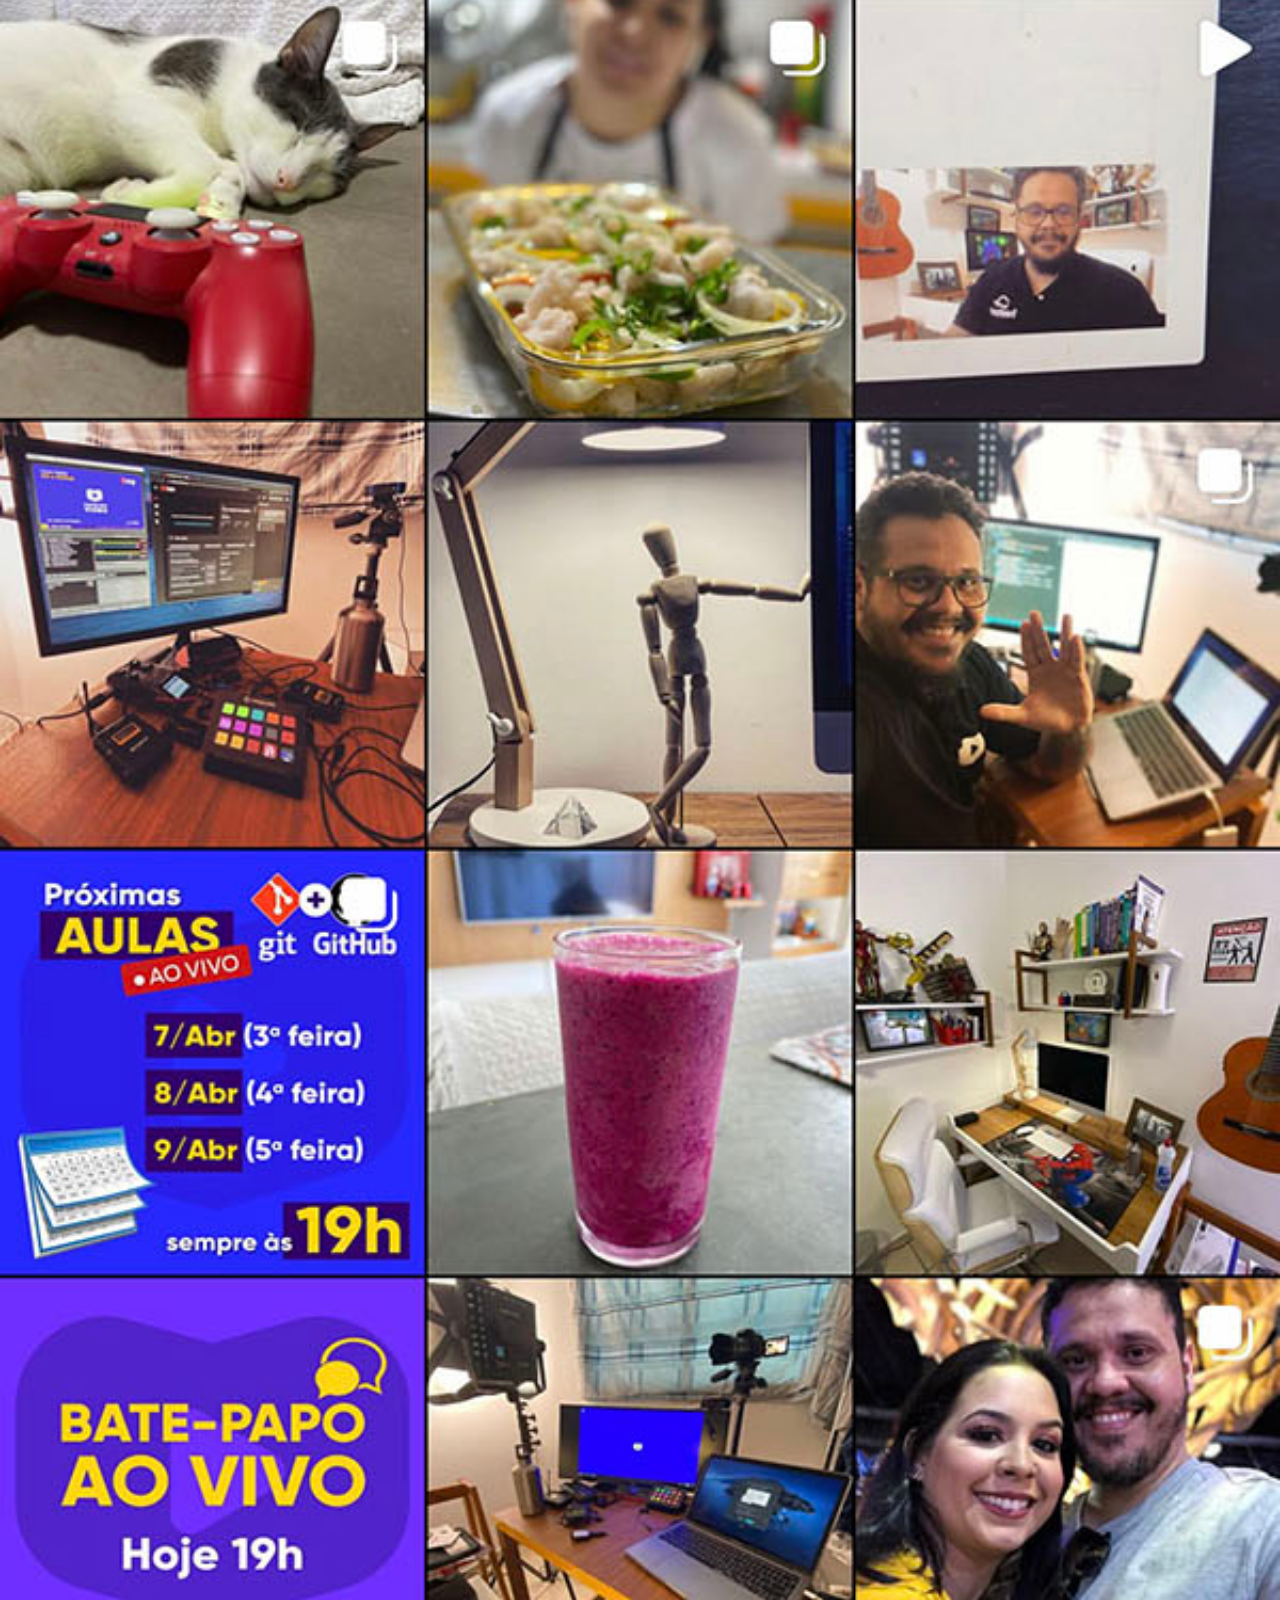
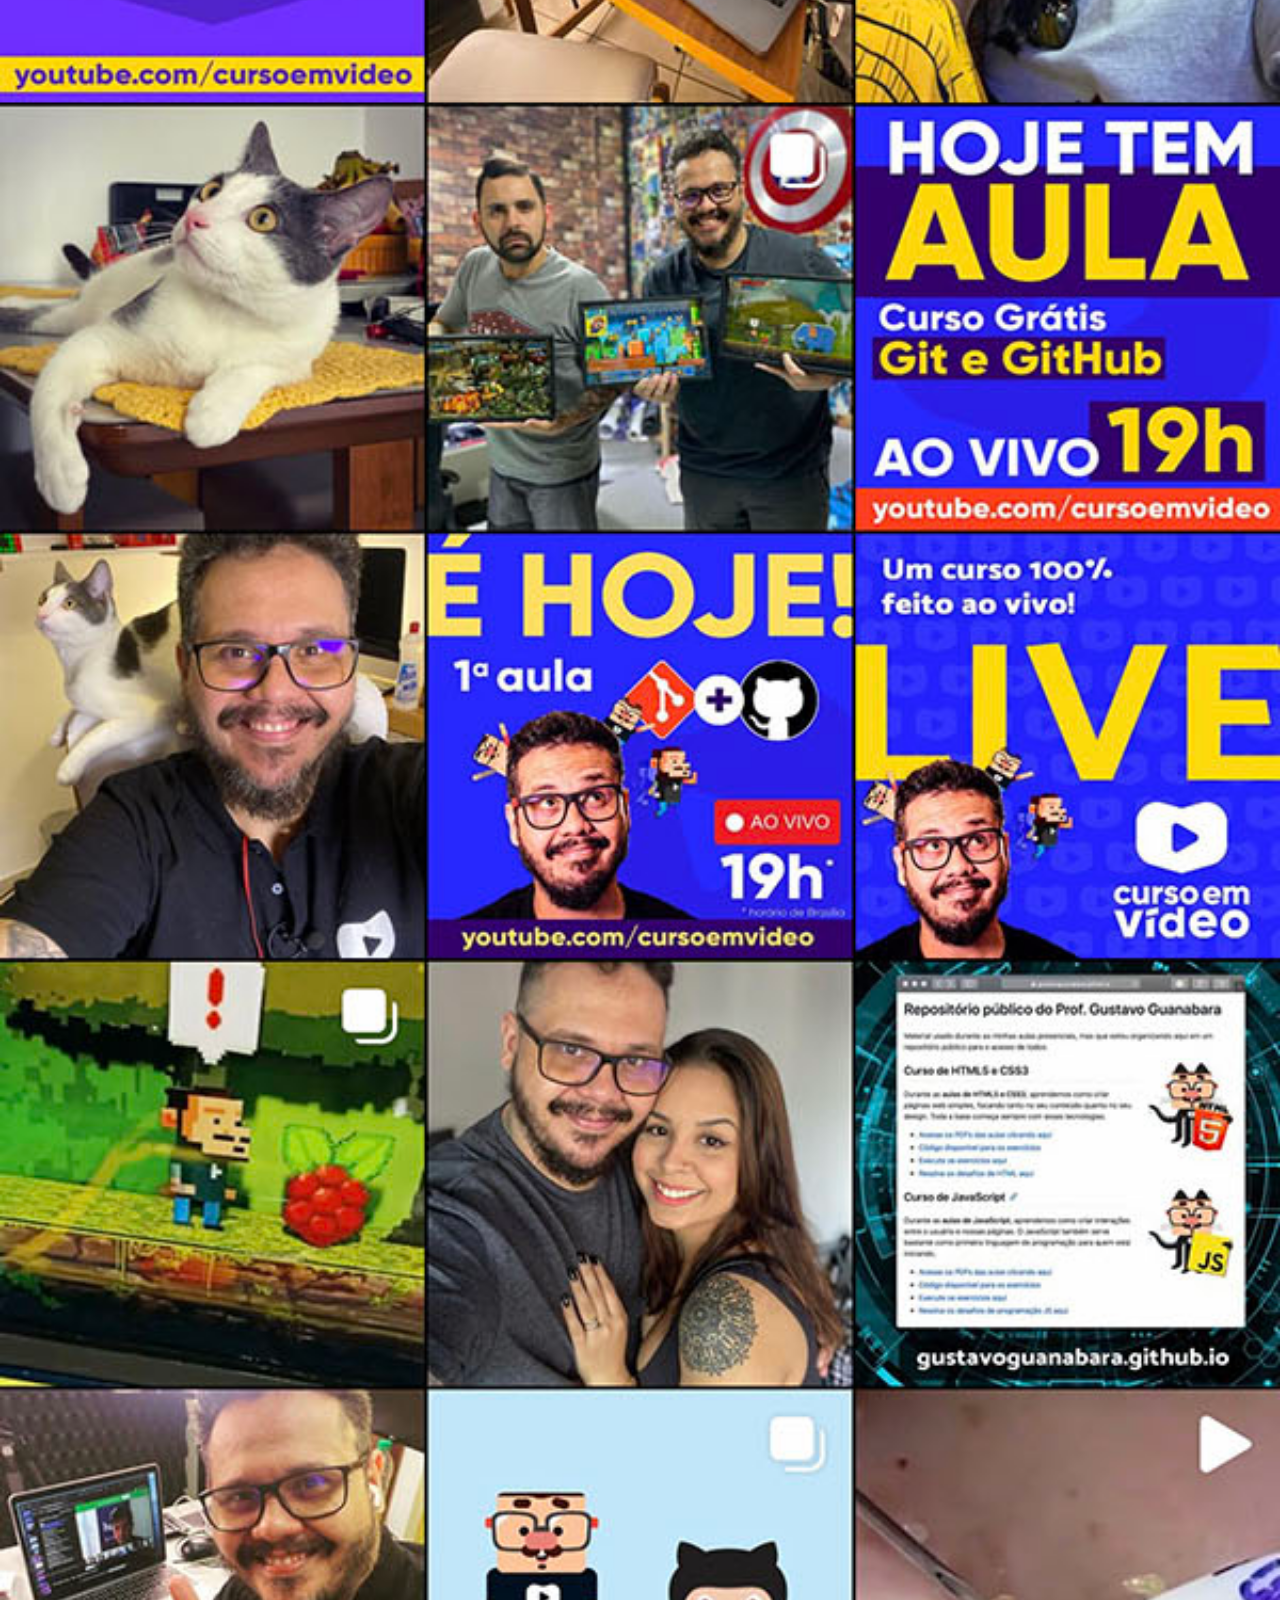
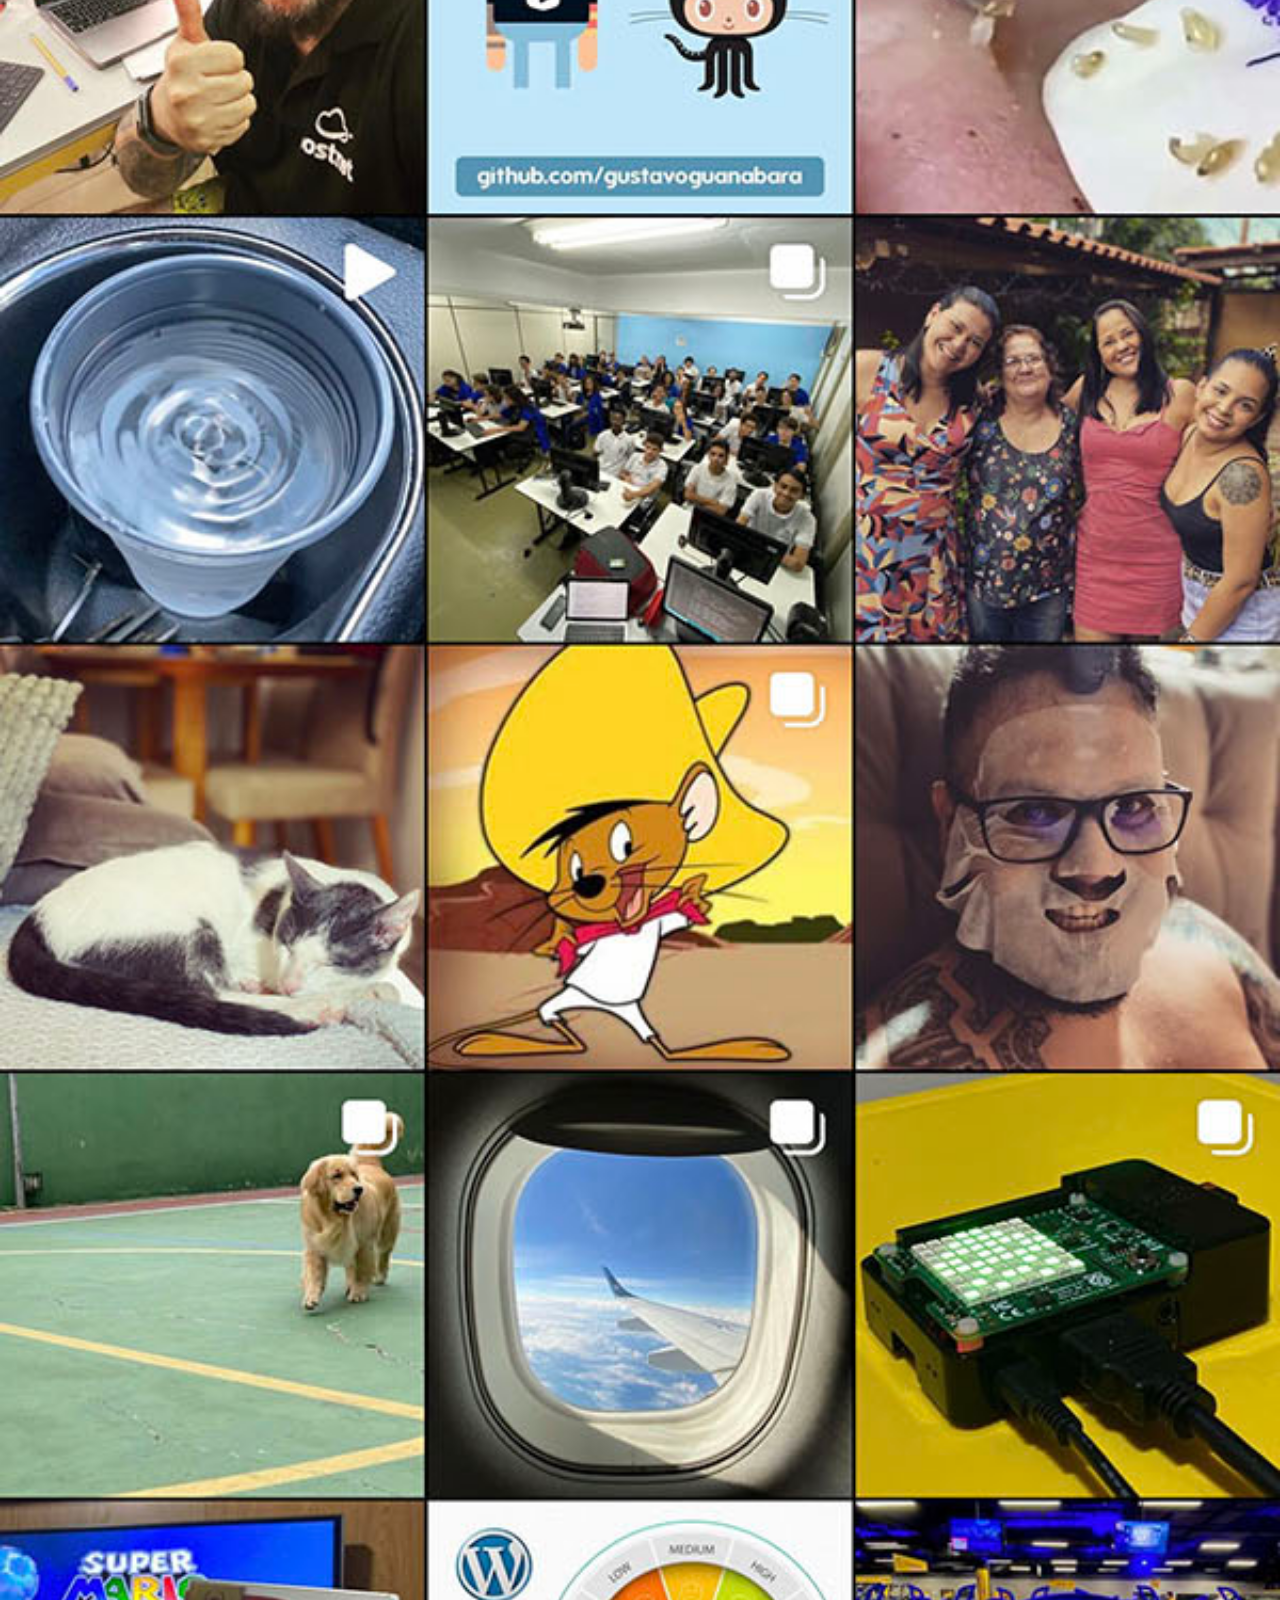
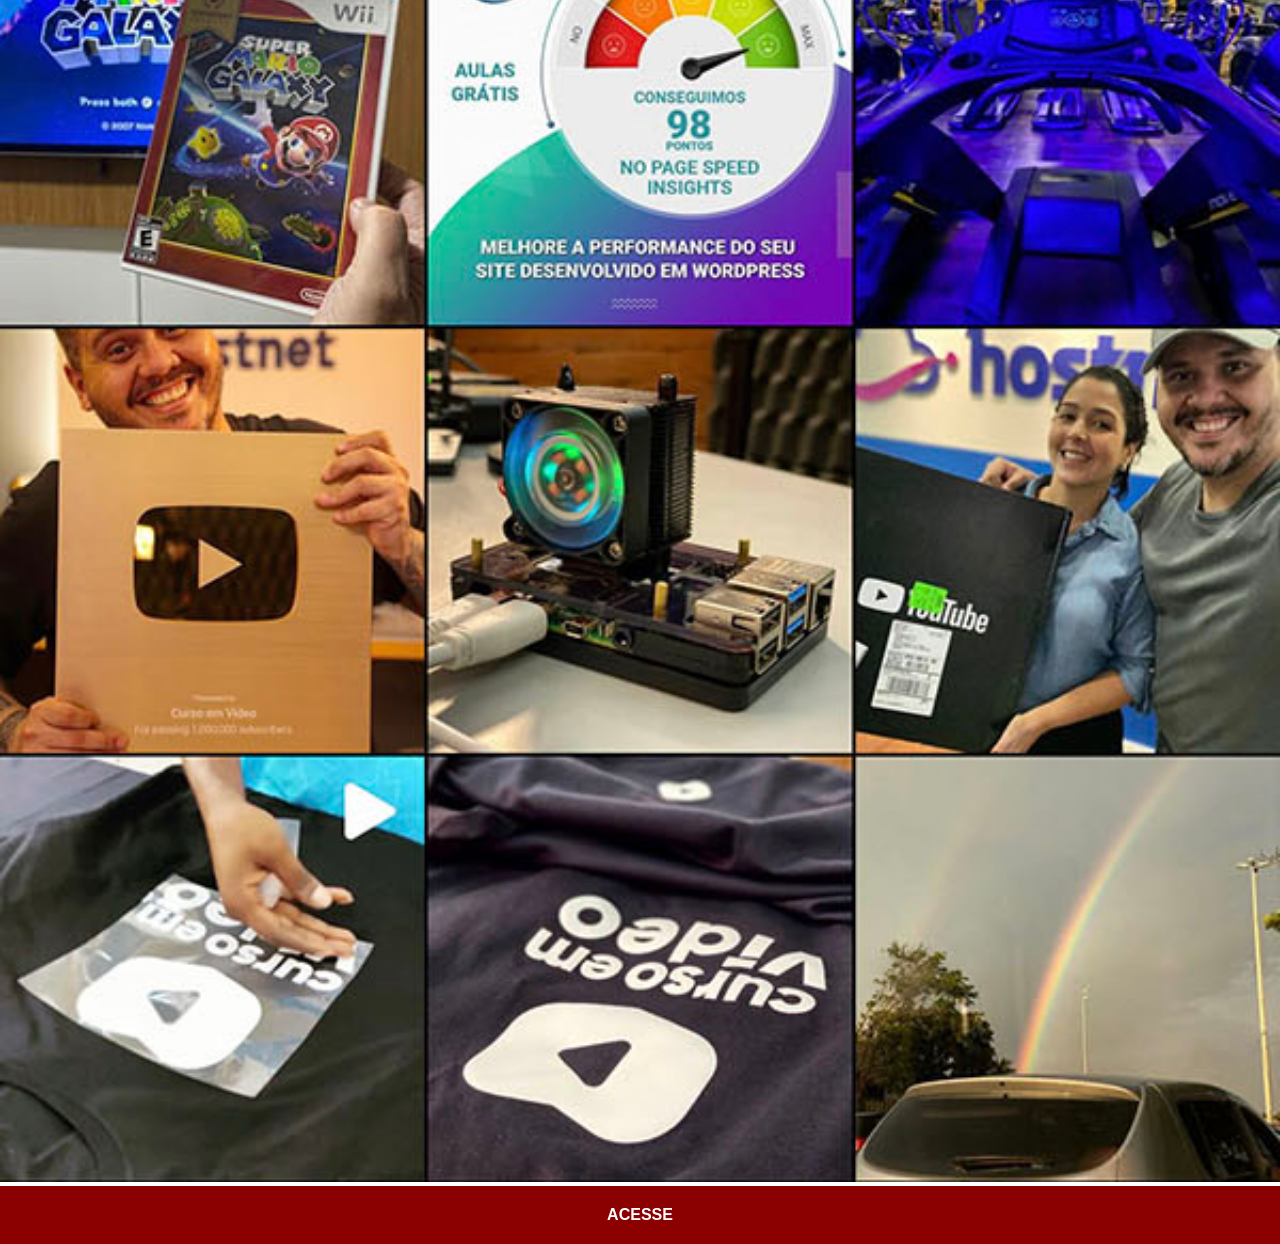
<file: instagram.html>
<!DOCTYPE html>
<html lang="pt-br">
<head>
    <meta charset="UTF-8">
    <meta name="viewport" content="width=], initial-scale=1.0">
    <title>Instagram</title>
    <link rel="stylesheet" href="estilos/social.css">
</head>
<body>
    <img src="imagens/tela-instagram.jpg" alt="instagram">
    <a href="https://www.instagram.com/gustavoguanabara/user">ACESSE</a>
</body>
</html>
</file>
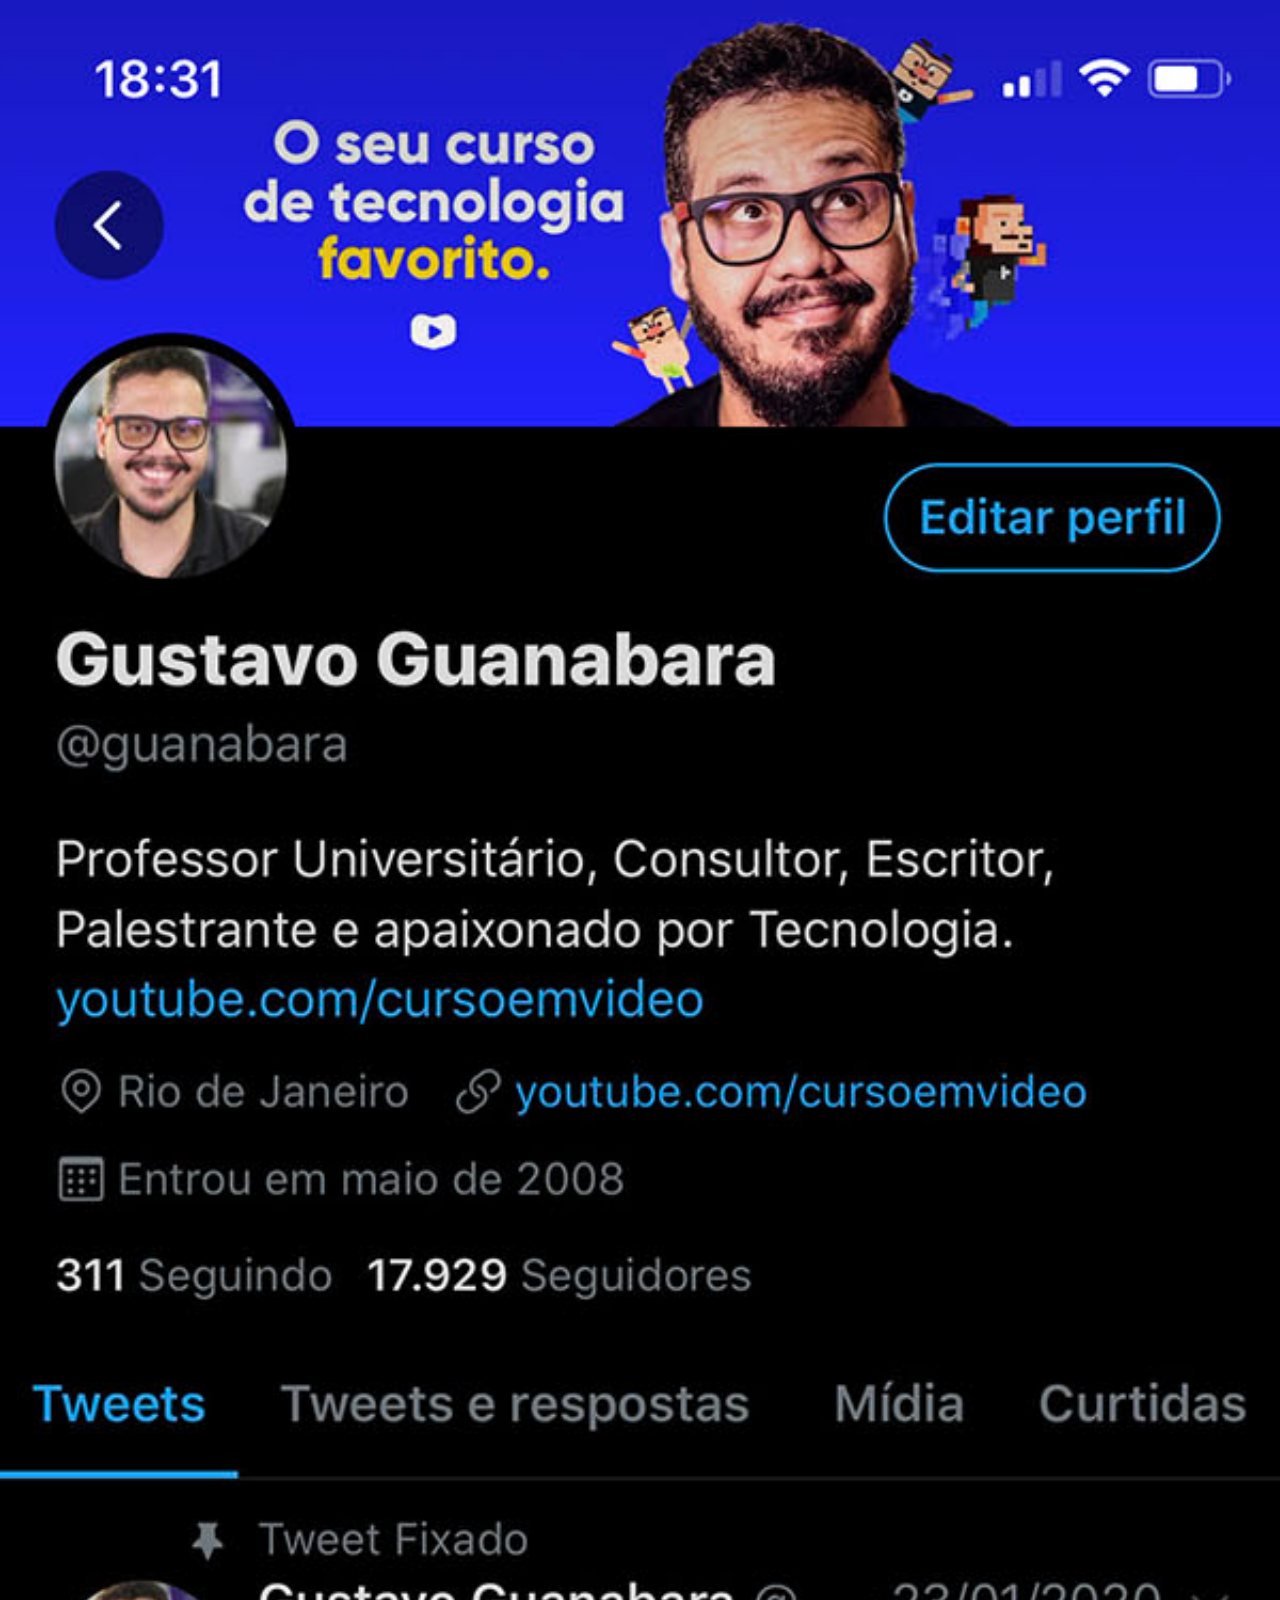
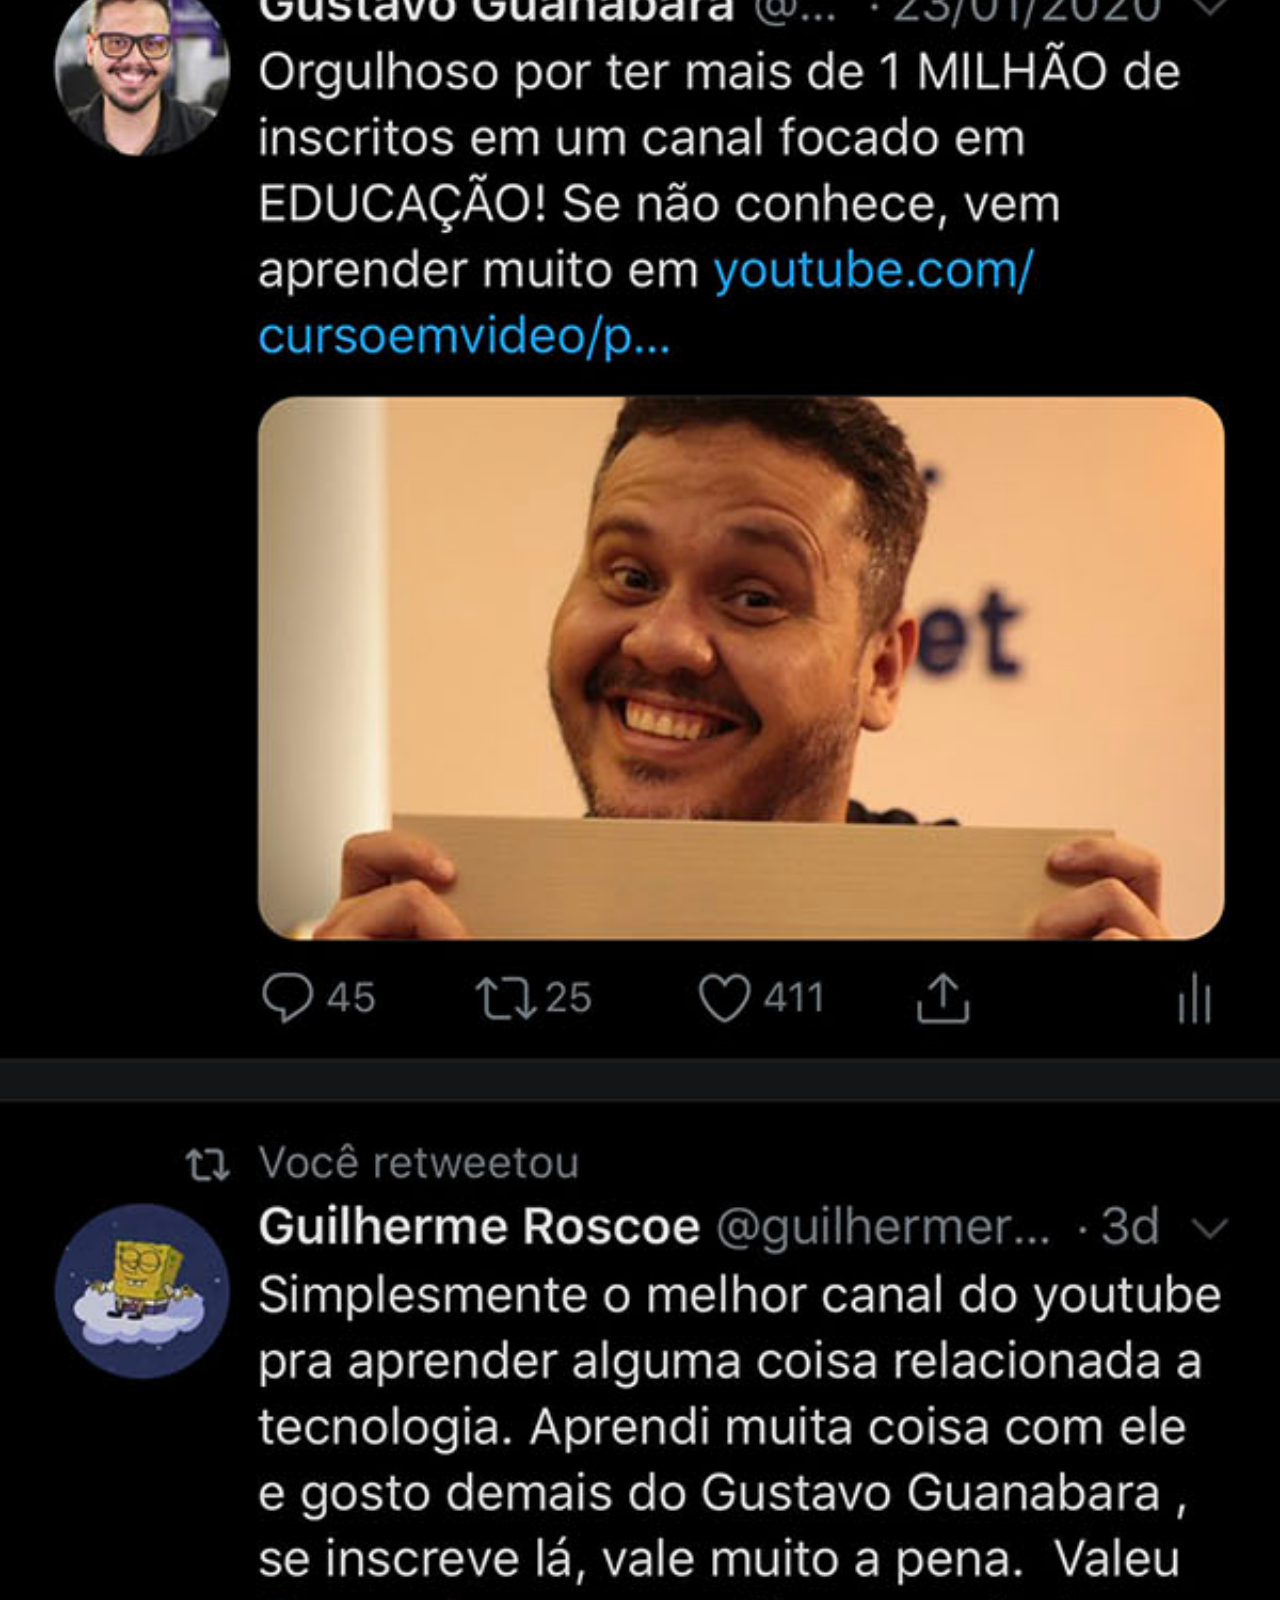
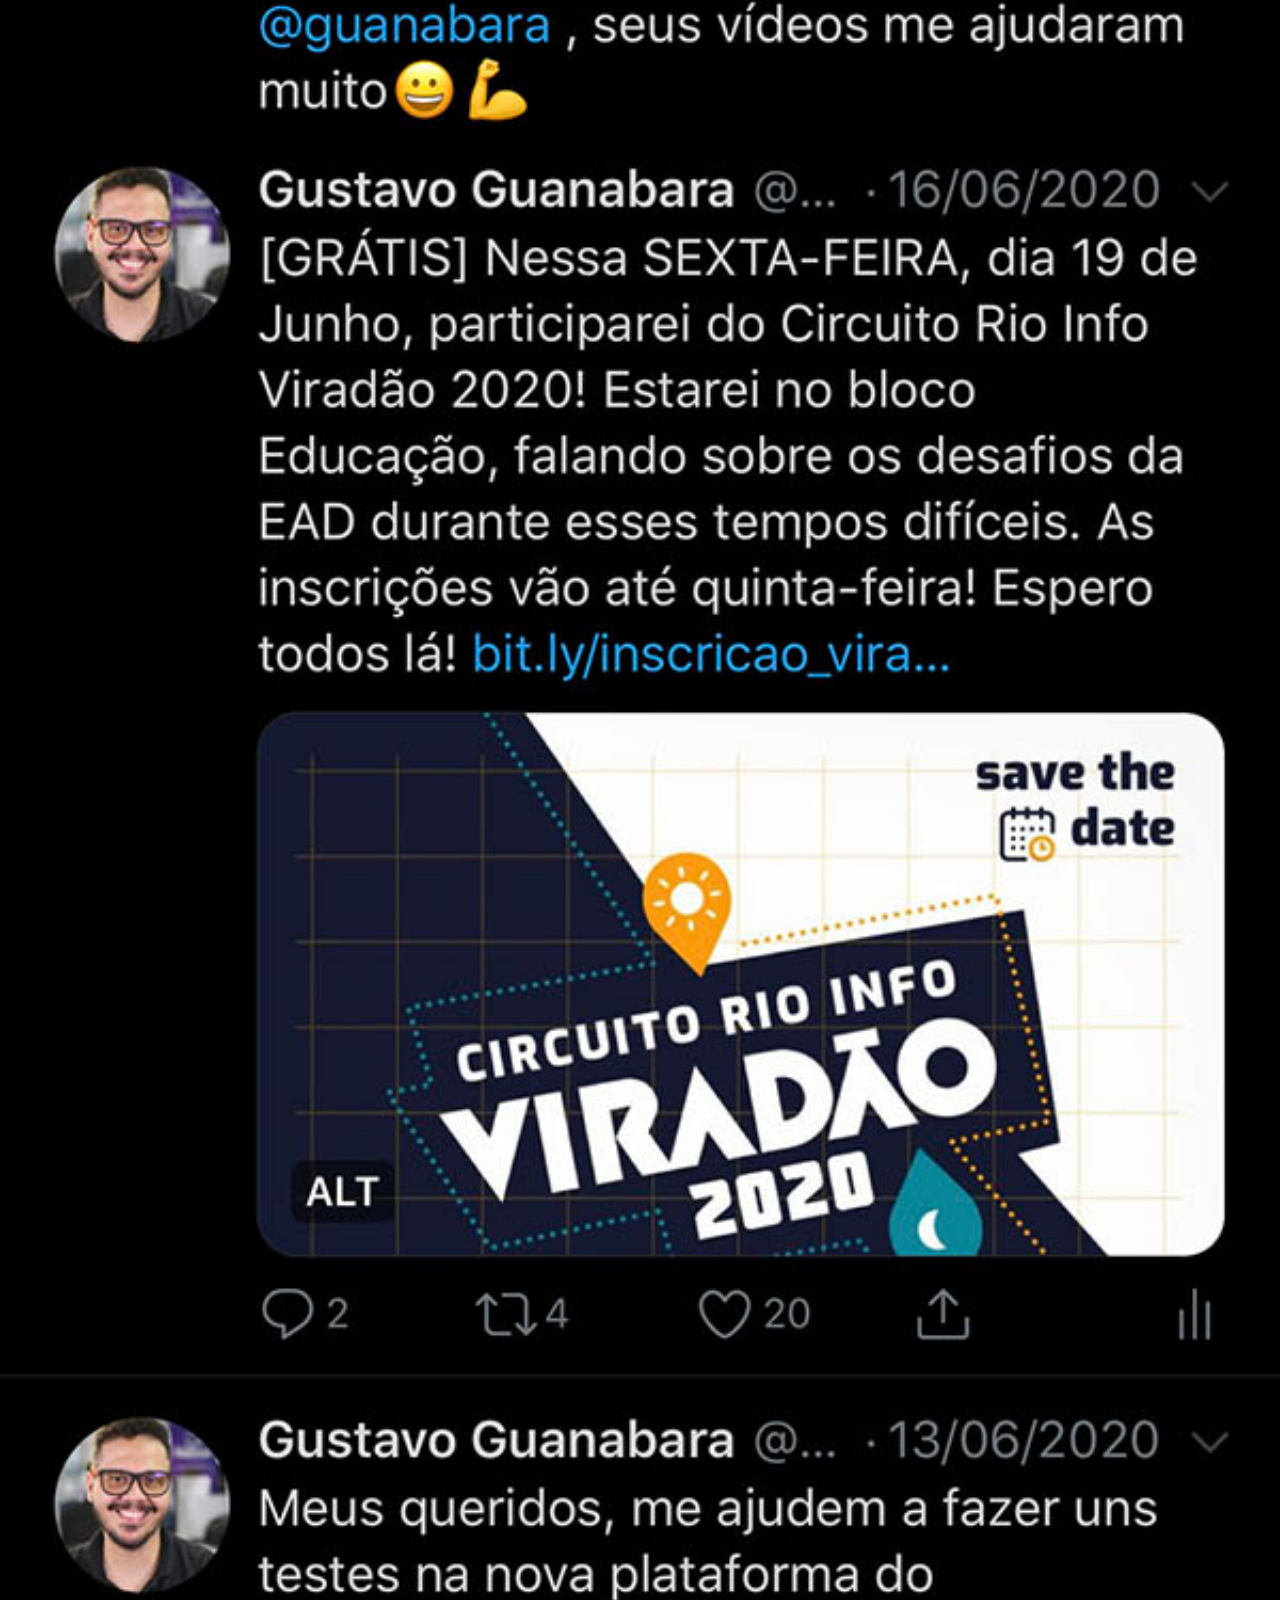
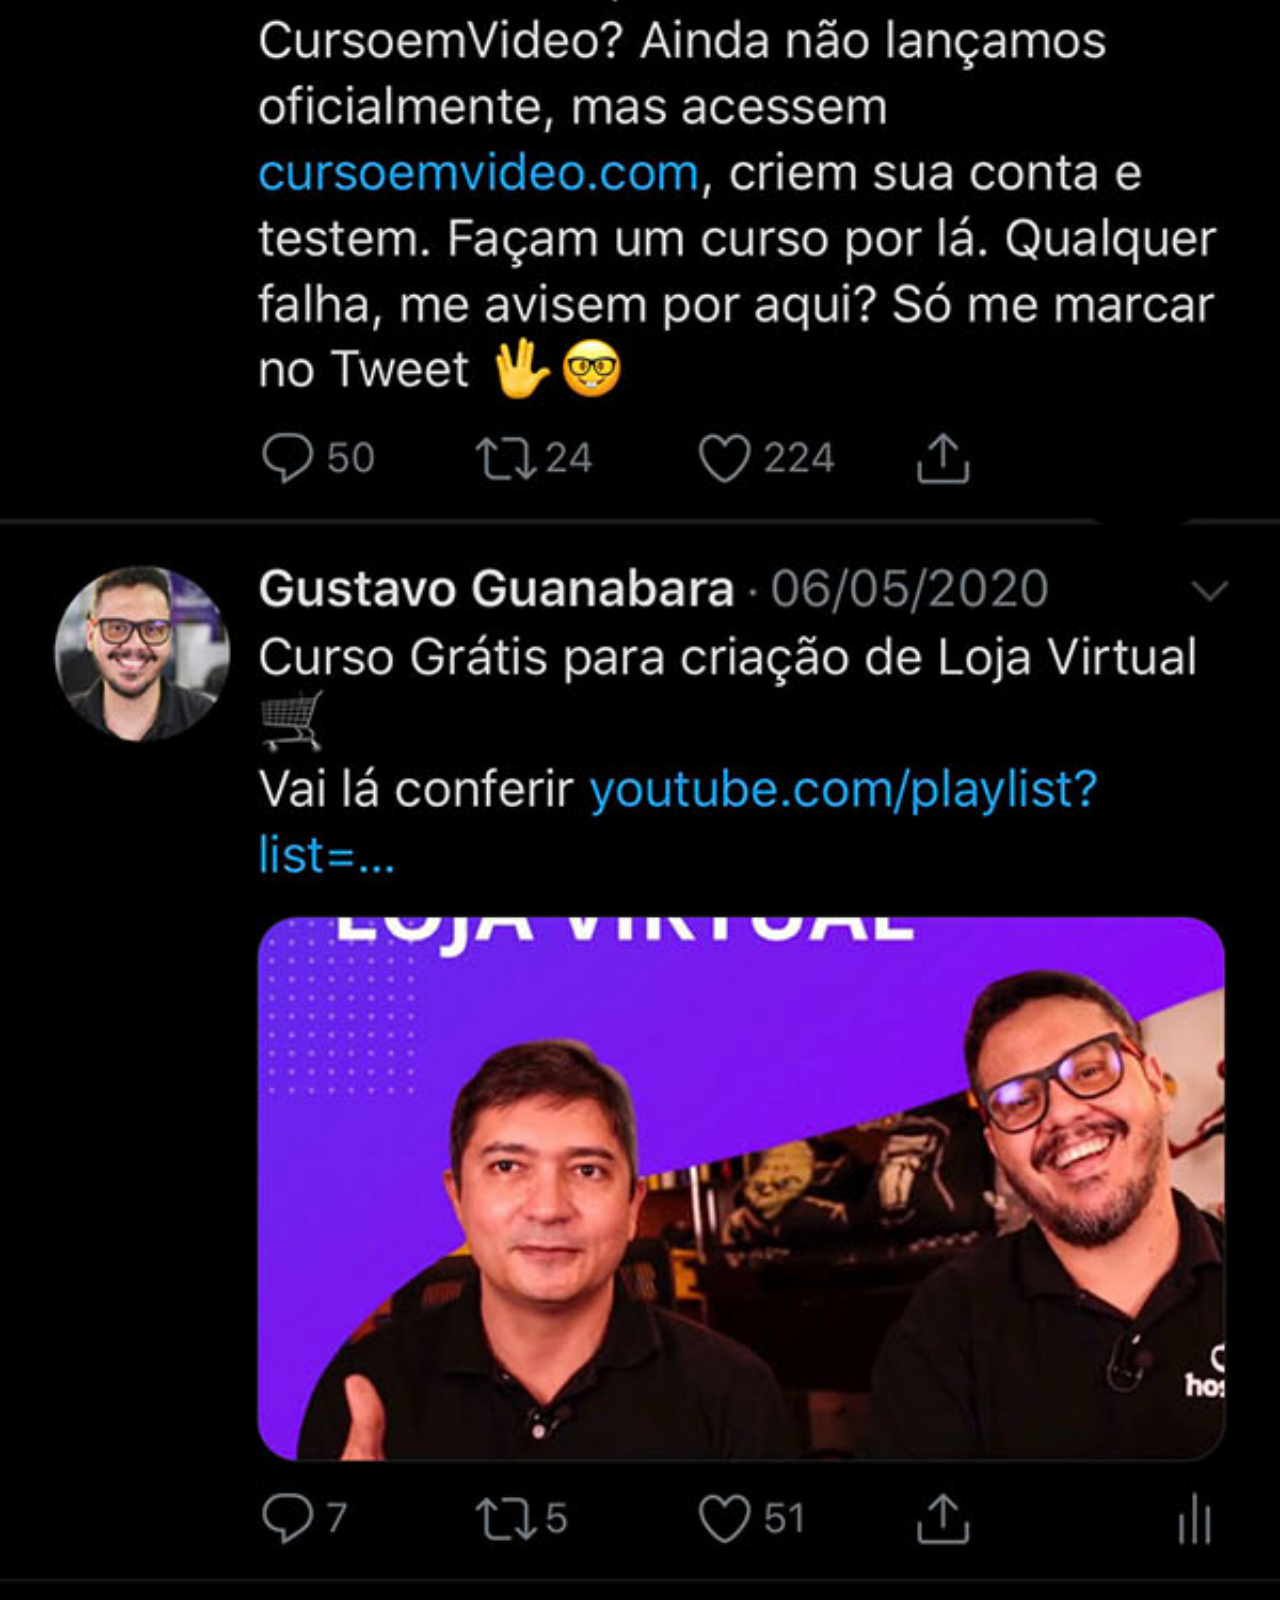
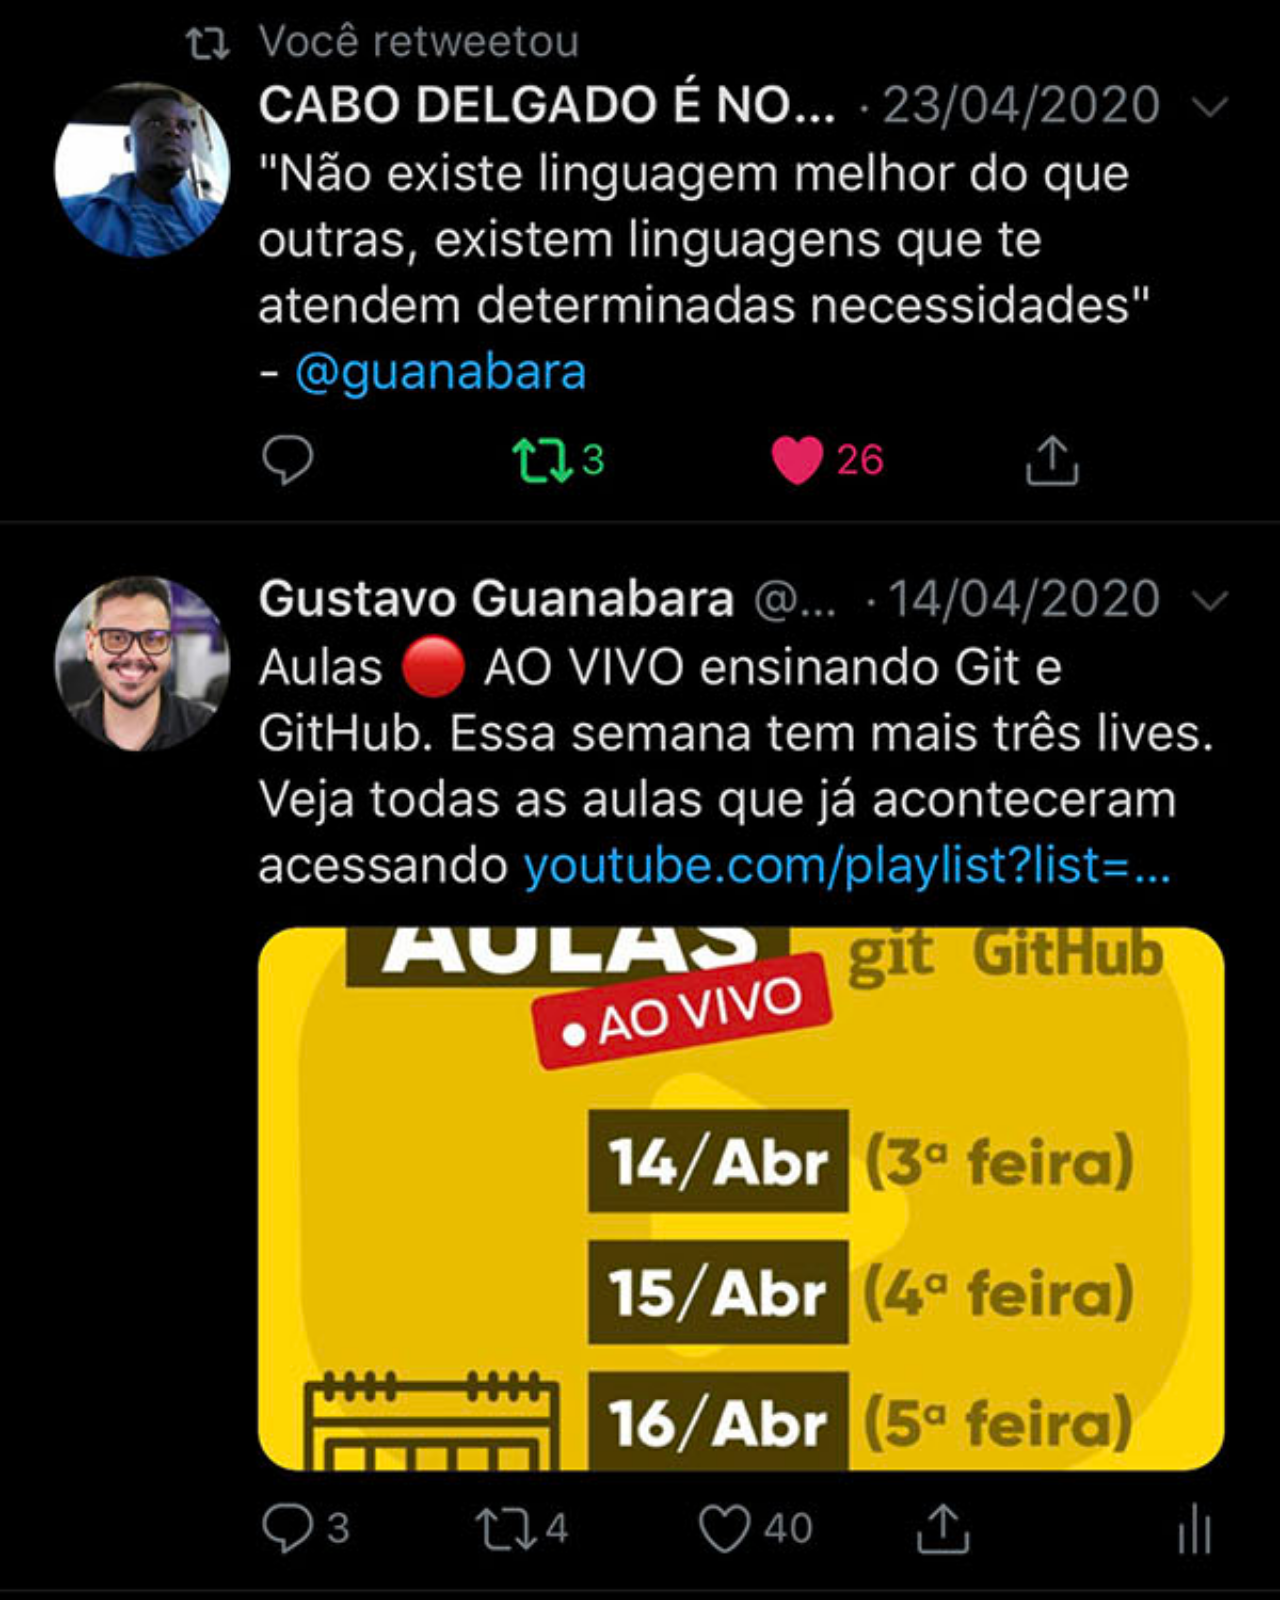
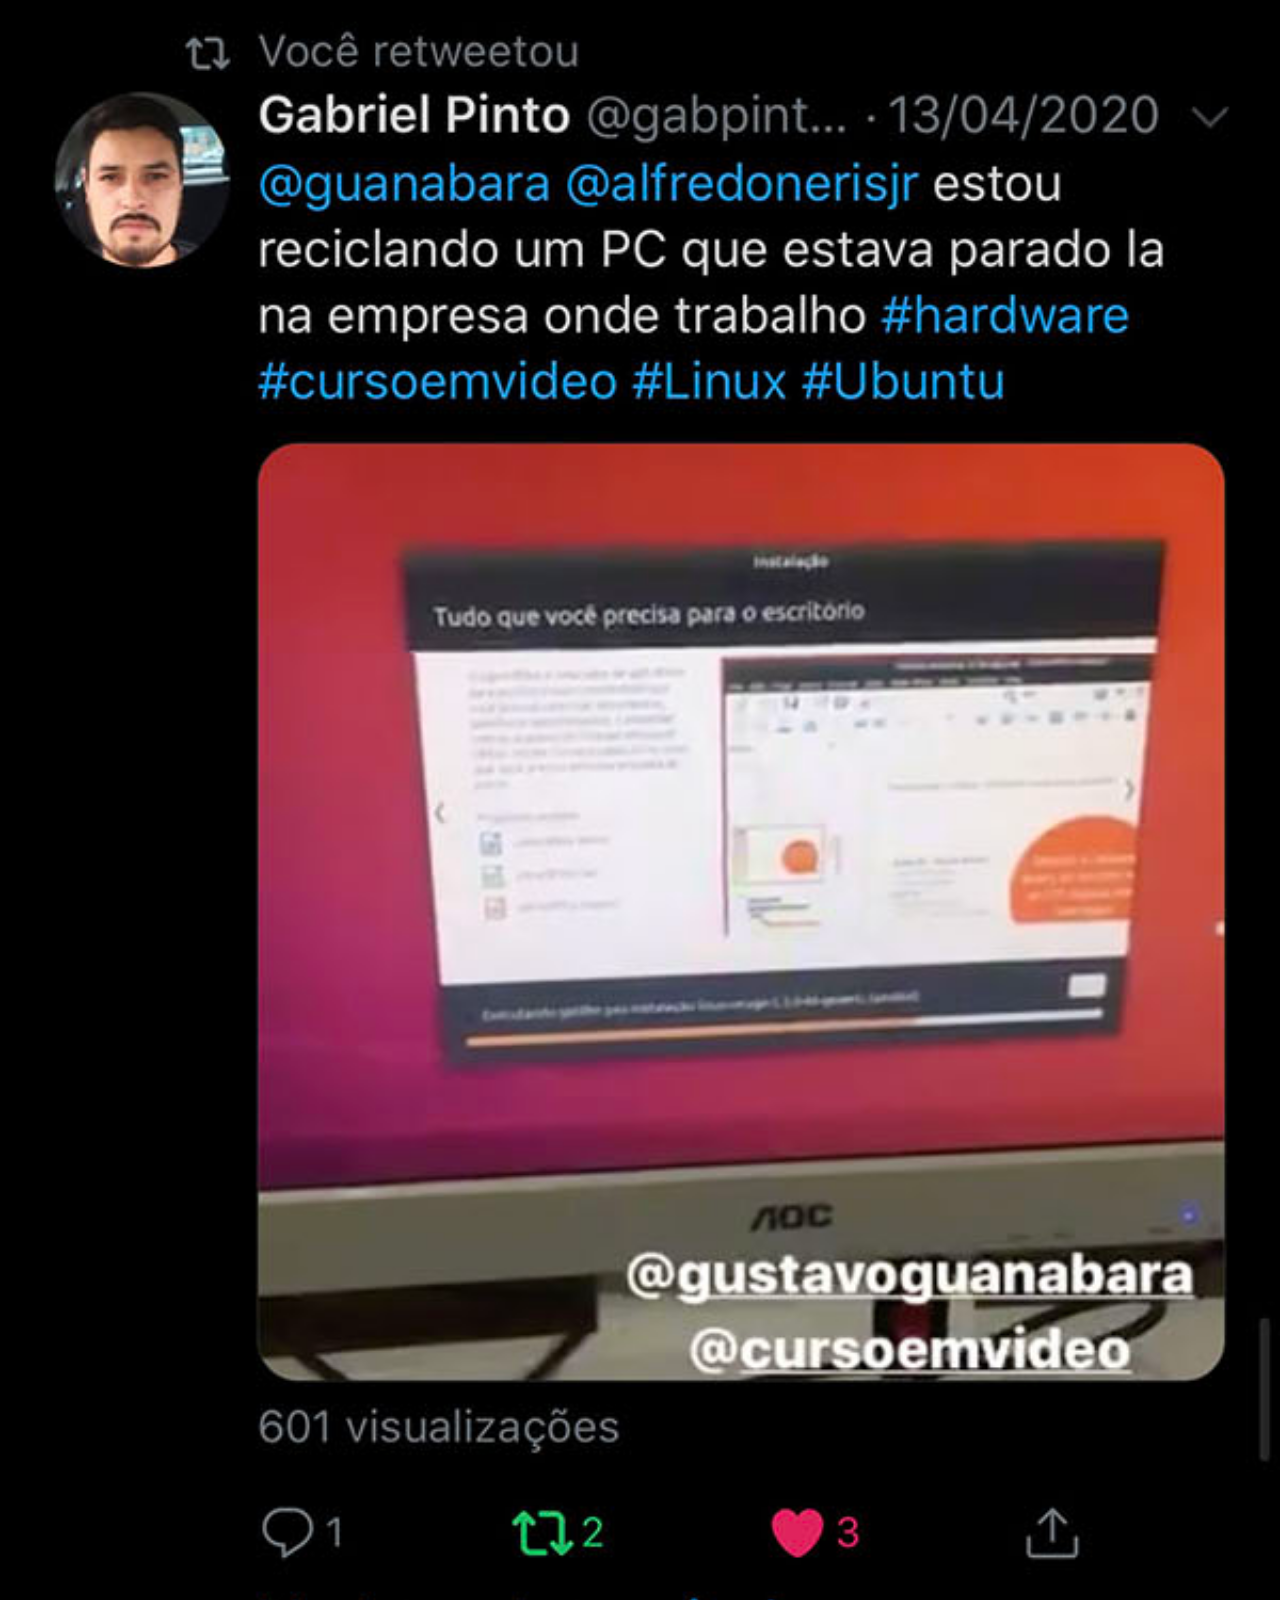
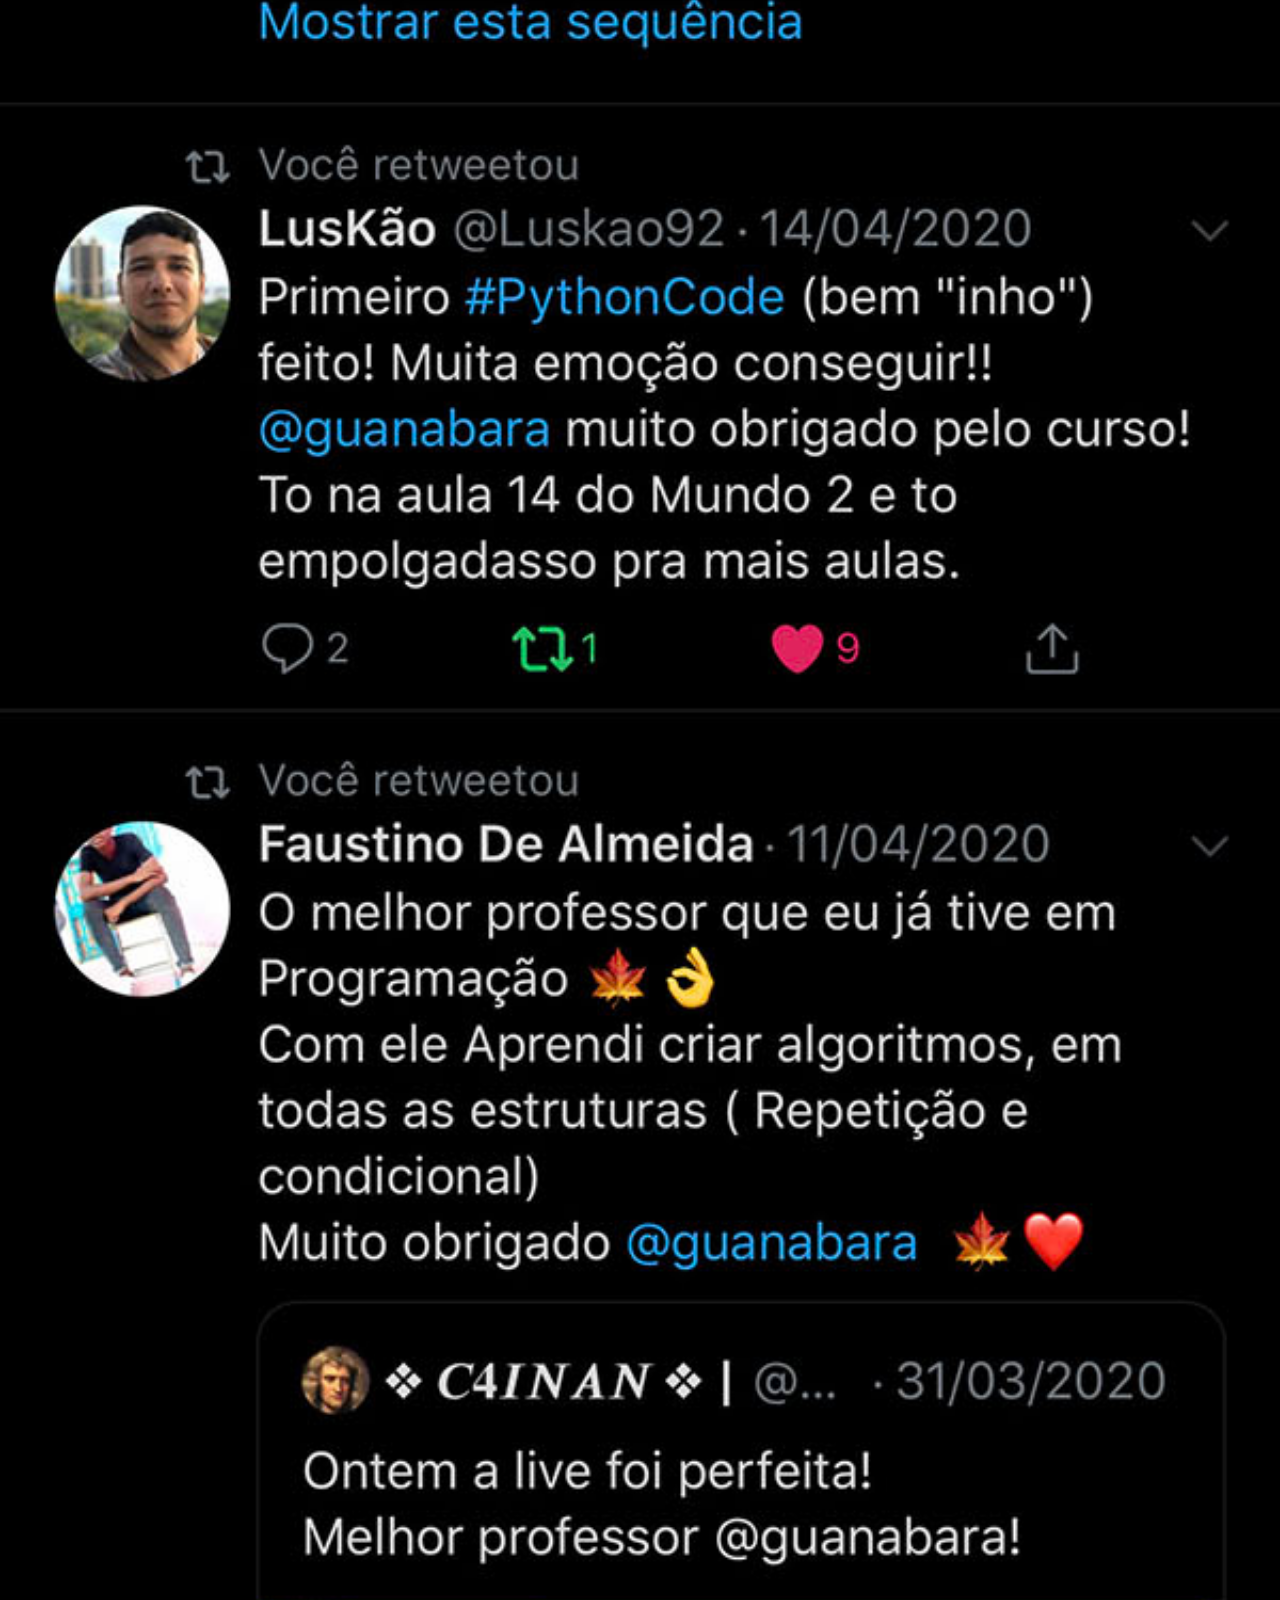
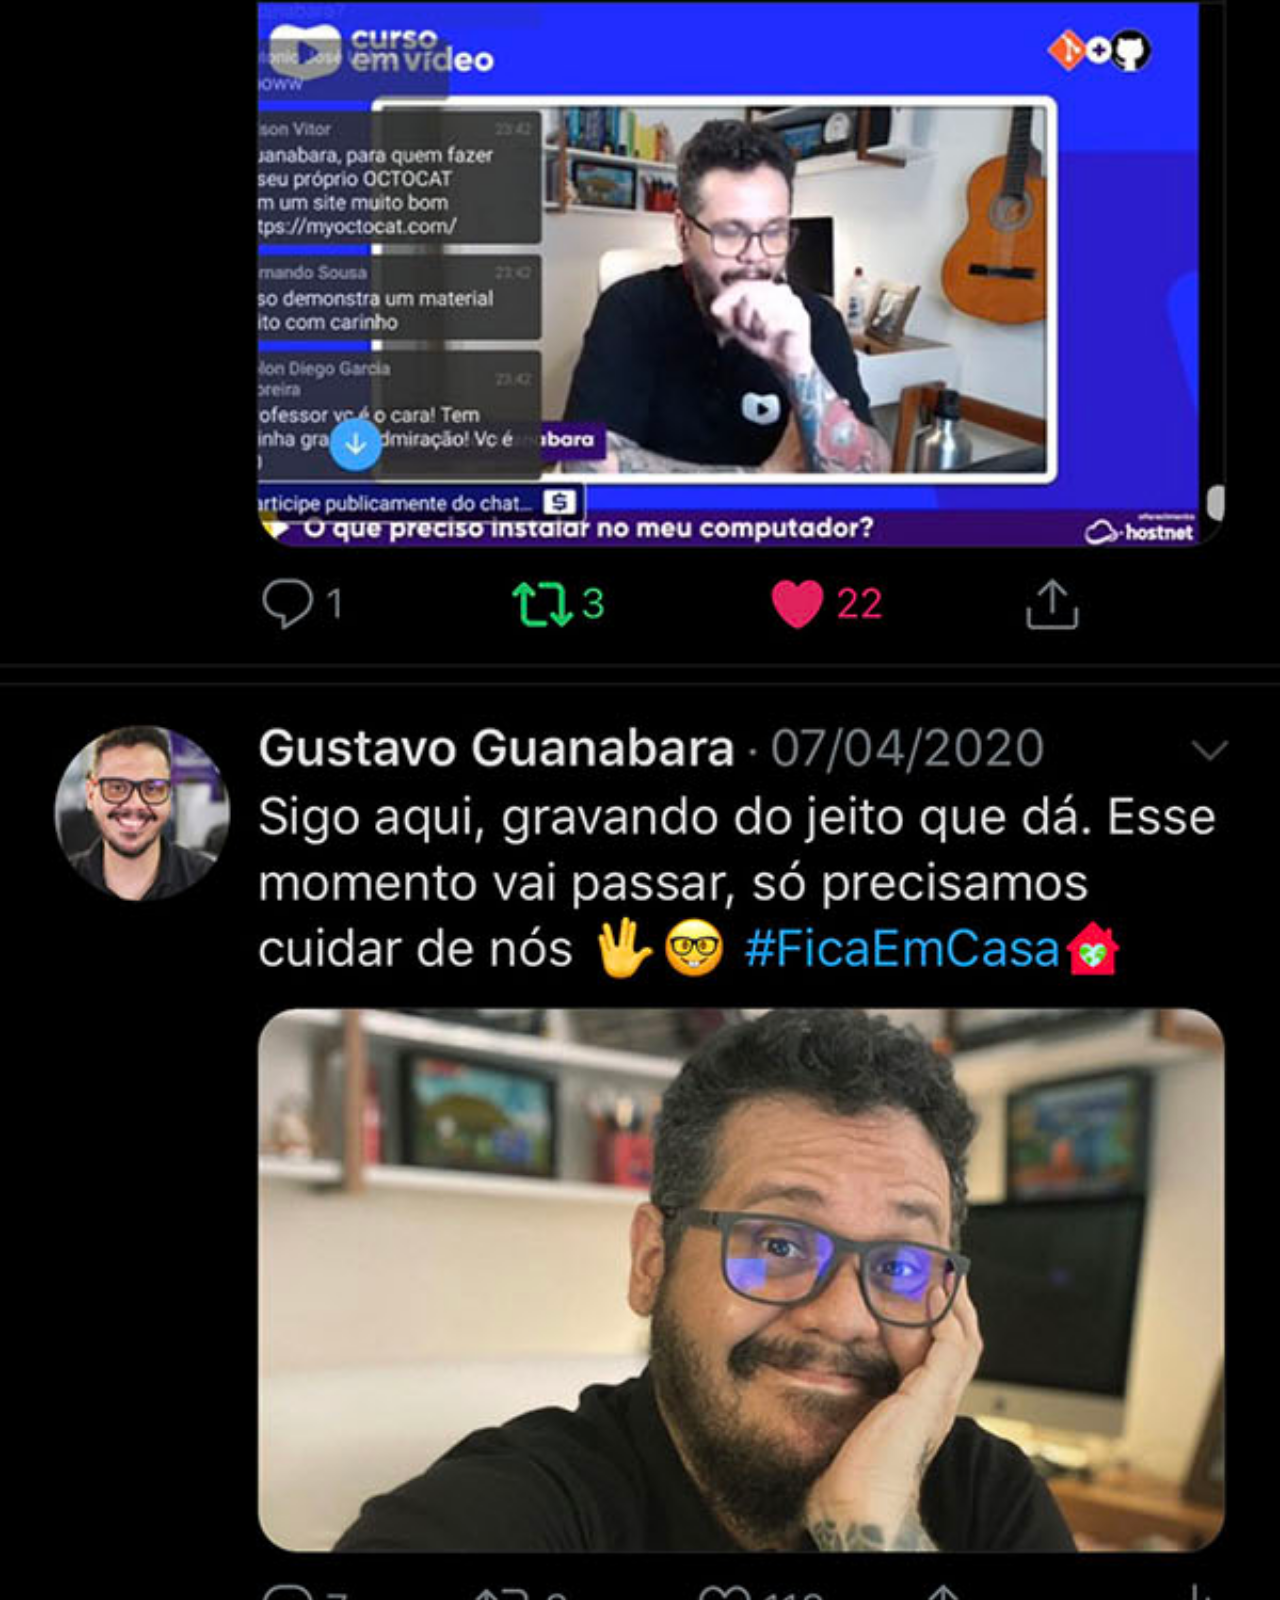
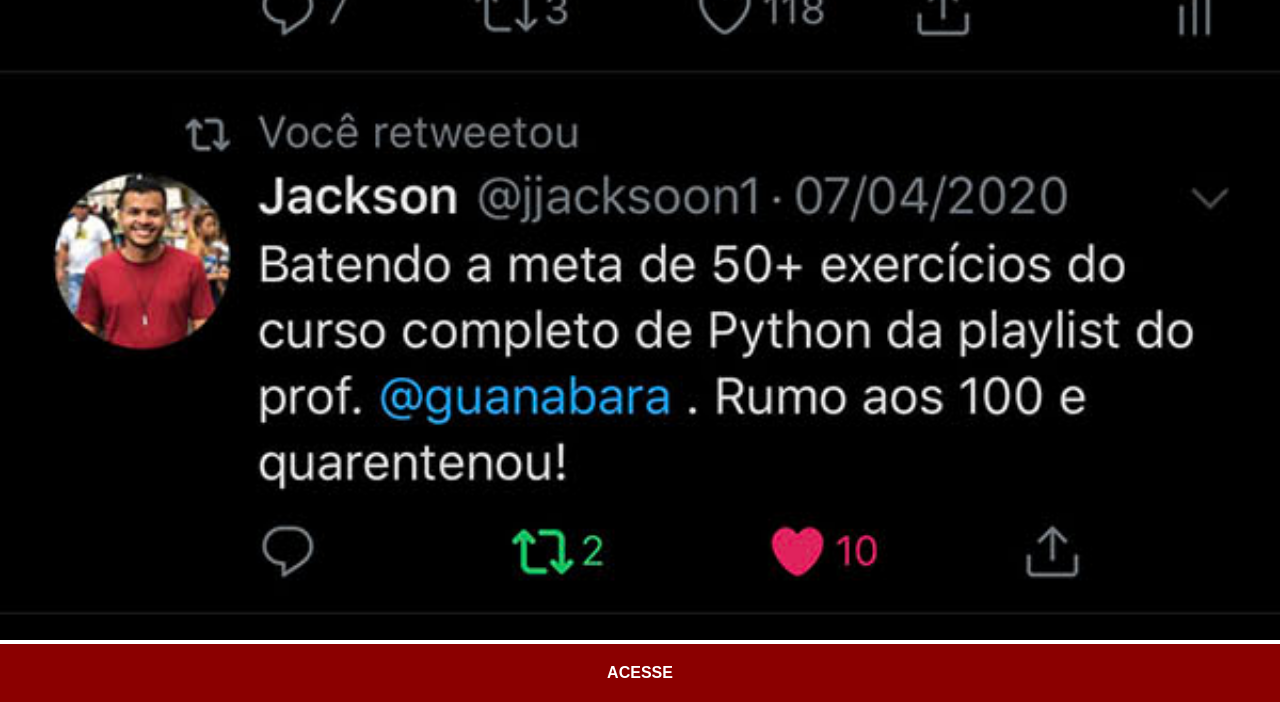
<file: twitter.html>
<!DOCTYPE html>
<html lang="pt-br">
<head>
    <meta charset="UTF-8">
    <meta name="viewport" content="width=device-width, initial-scale=1.0">
    <title>Twitter</title>
    <link rel="stylesheet" href="estilos/social.css">
</head>
<body>
    <img src="imagens/tela-twitter.jpg" alt="twitter">
    <a href="https://www.twitter.com/user/gustavoguanabara/" target="_blank">ACESSE</a>
</body>
</html>
</file>
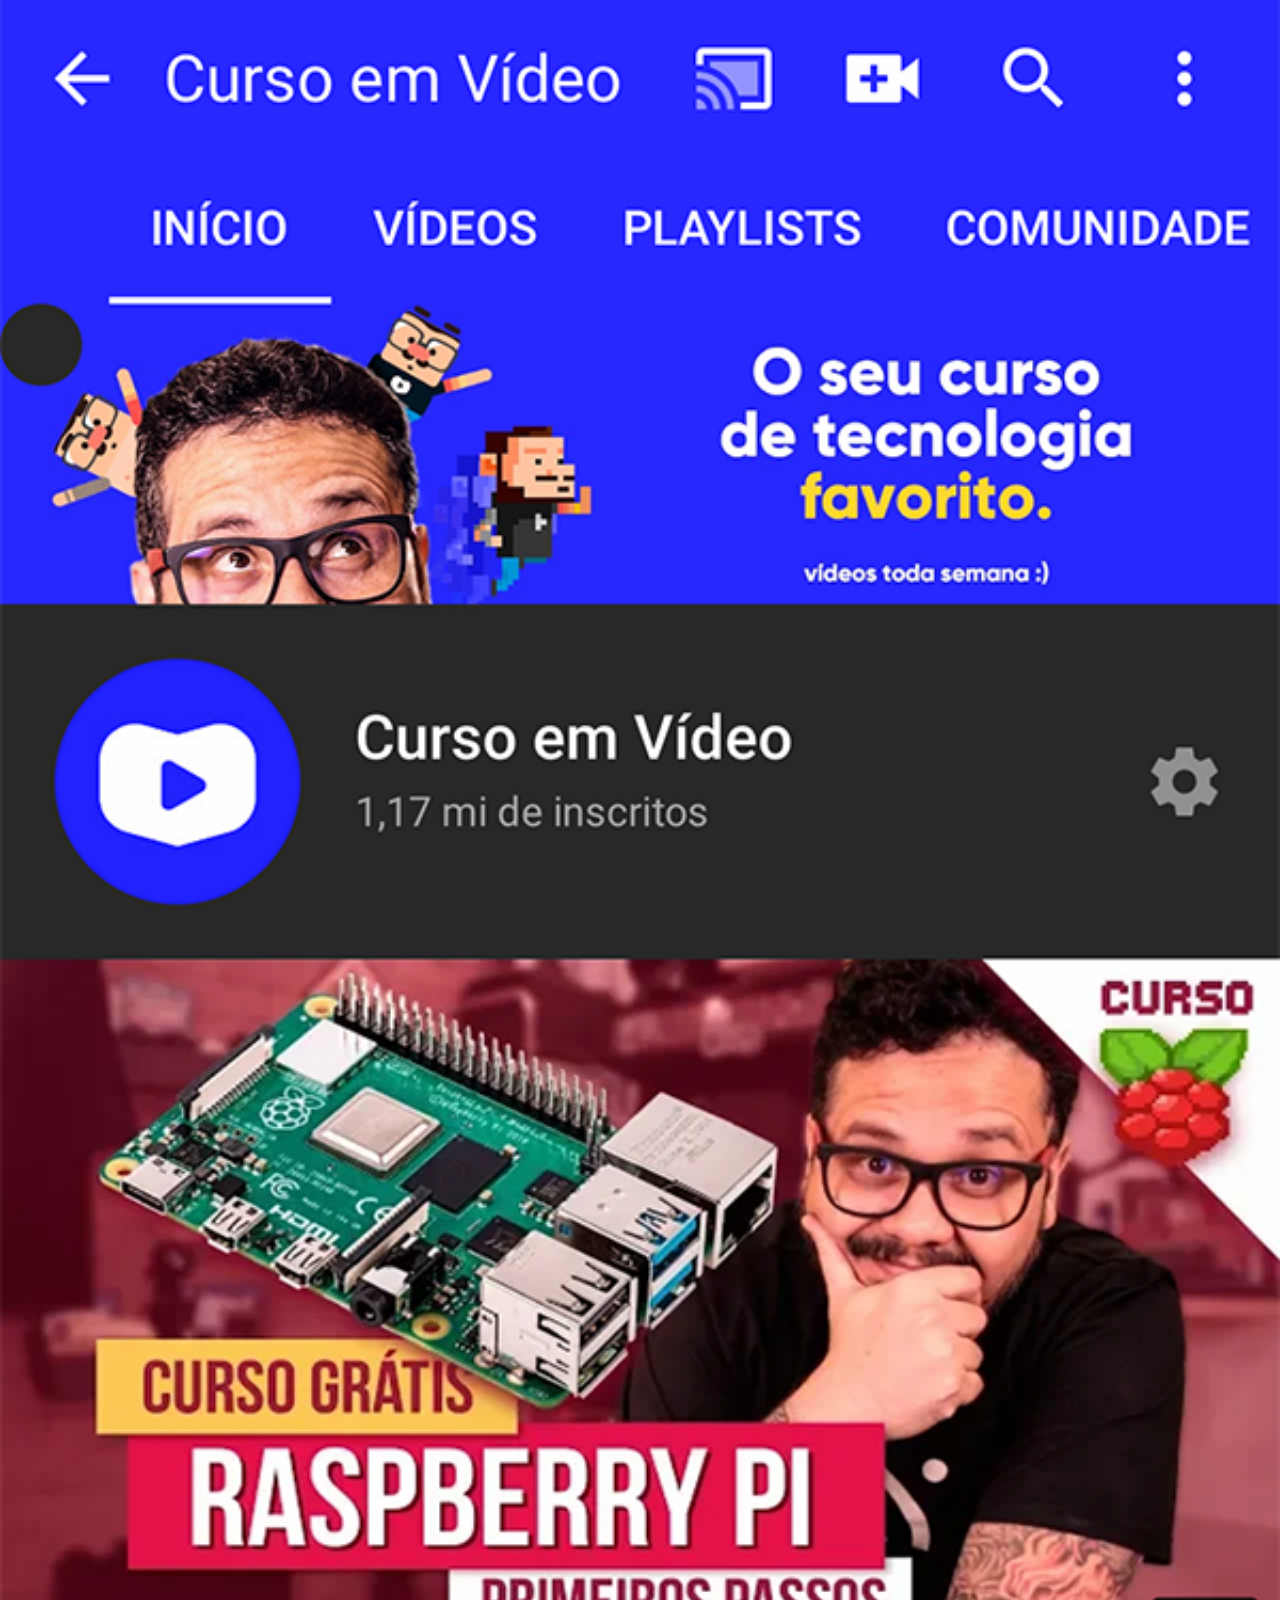
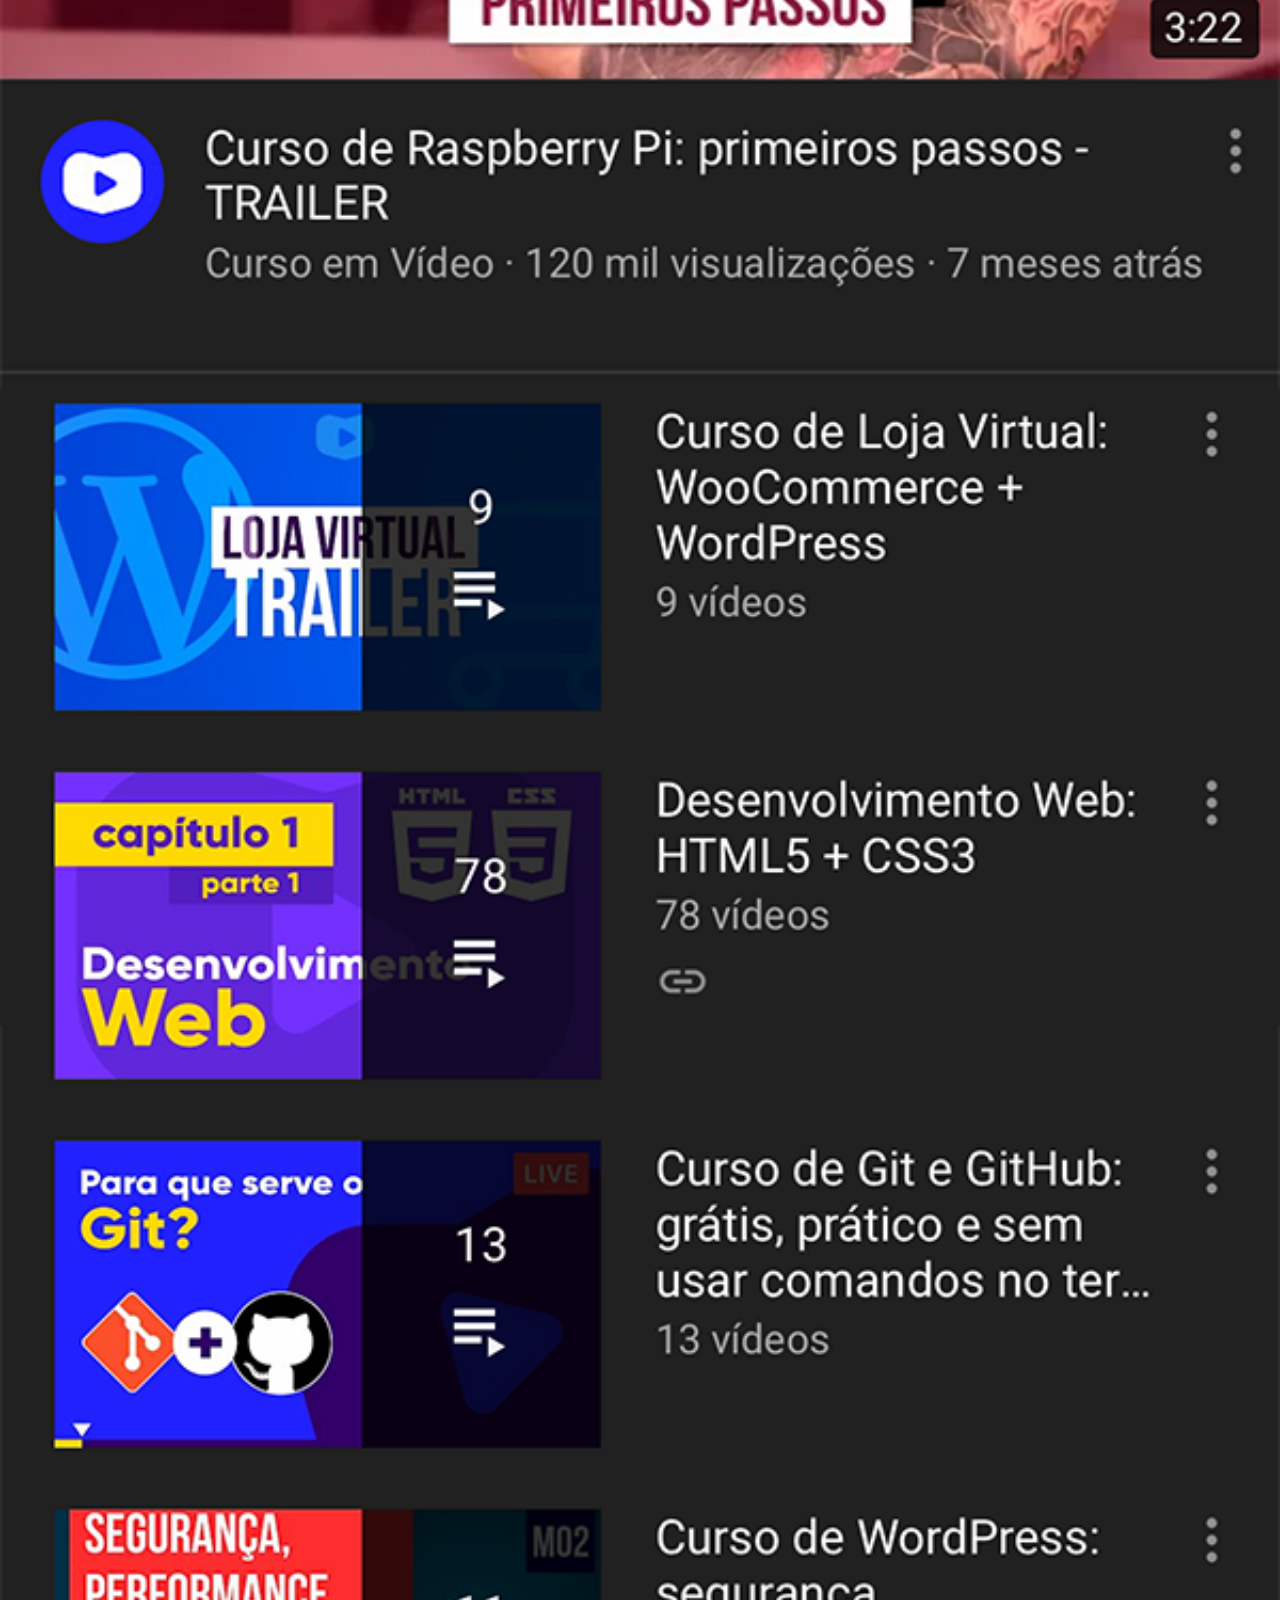
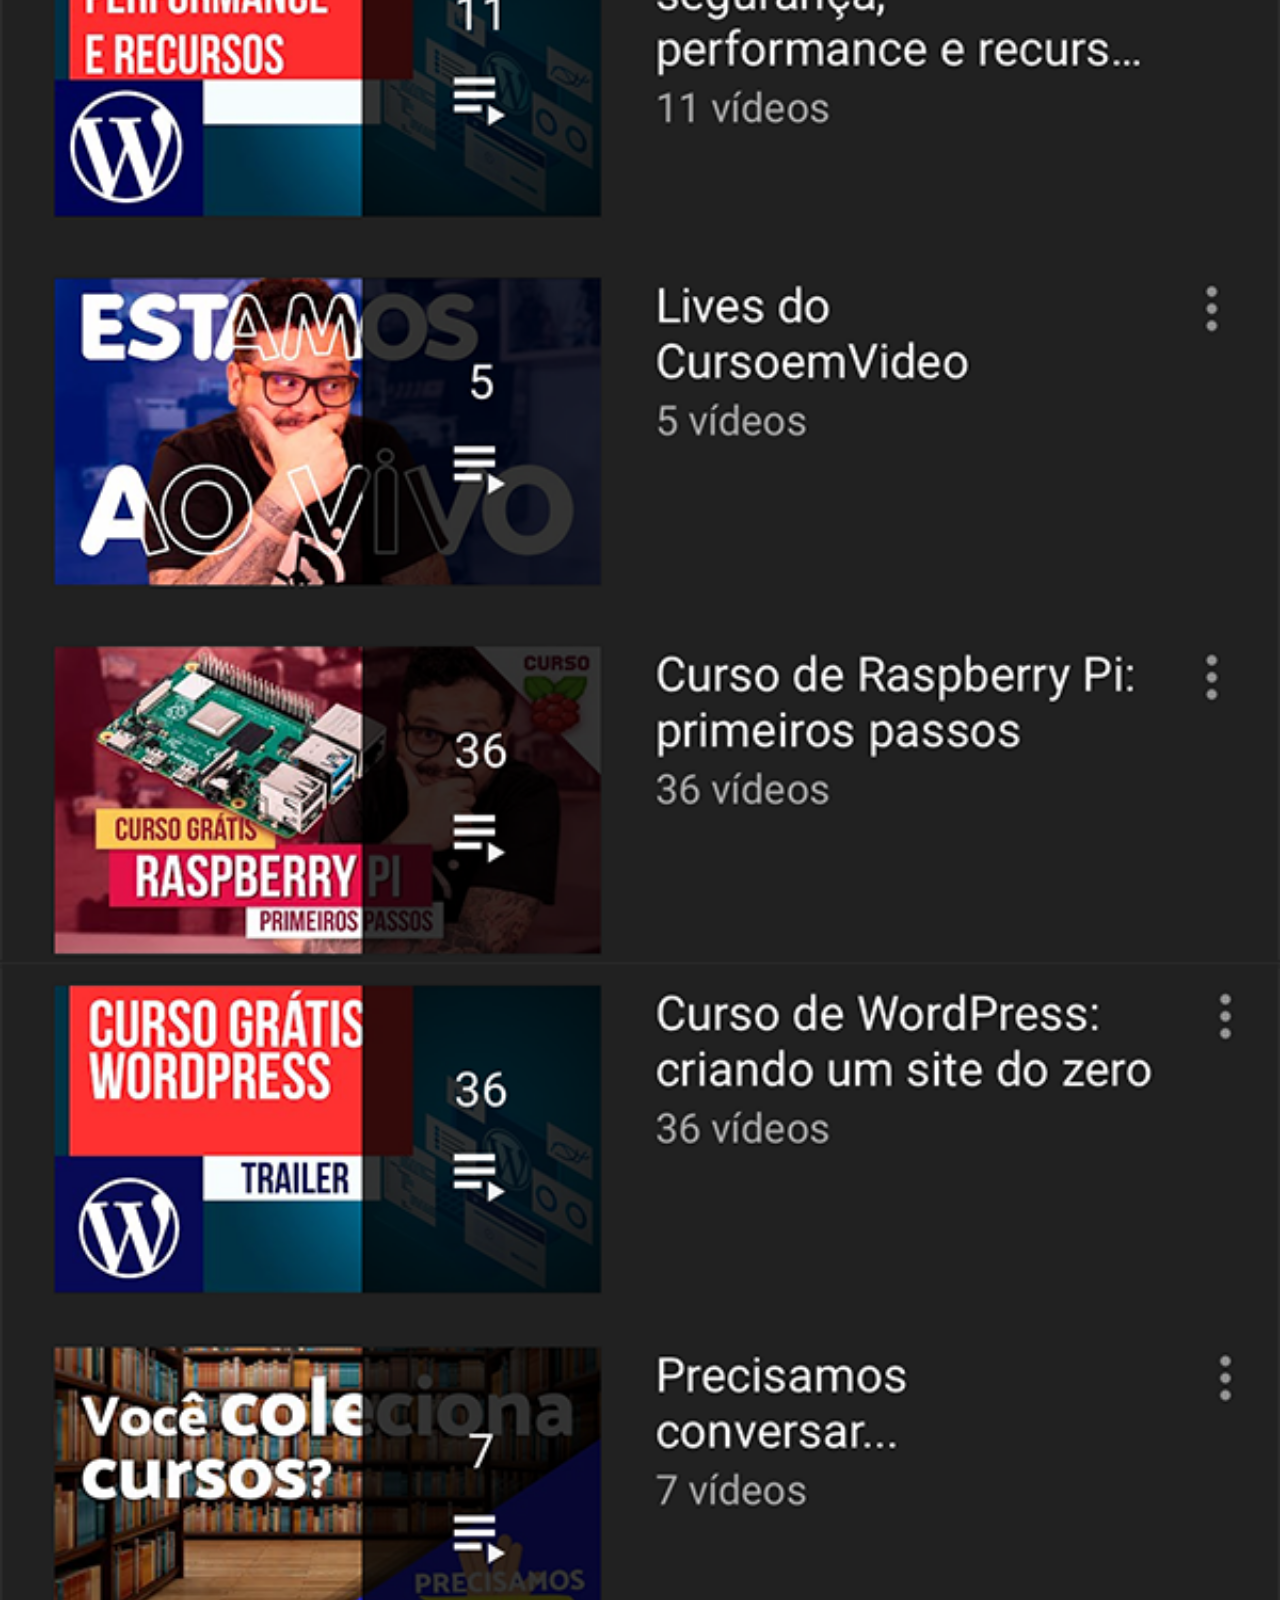
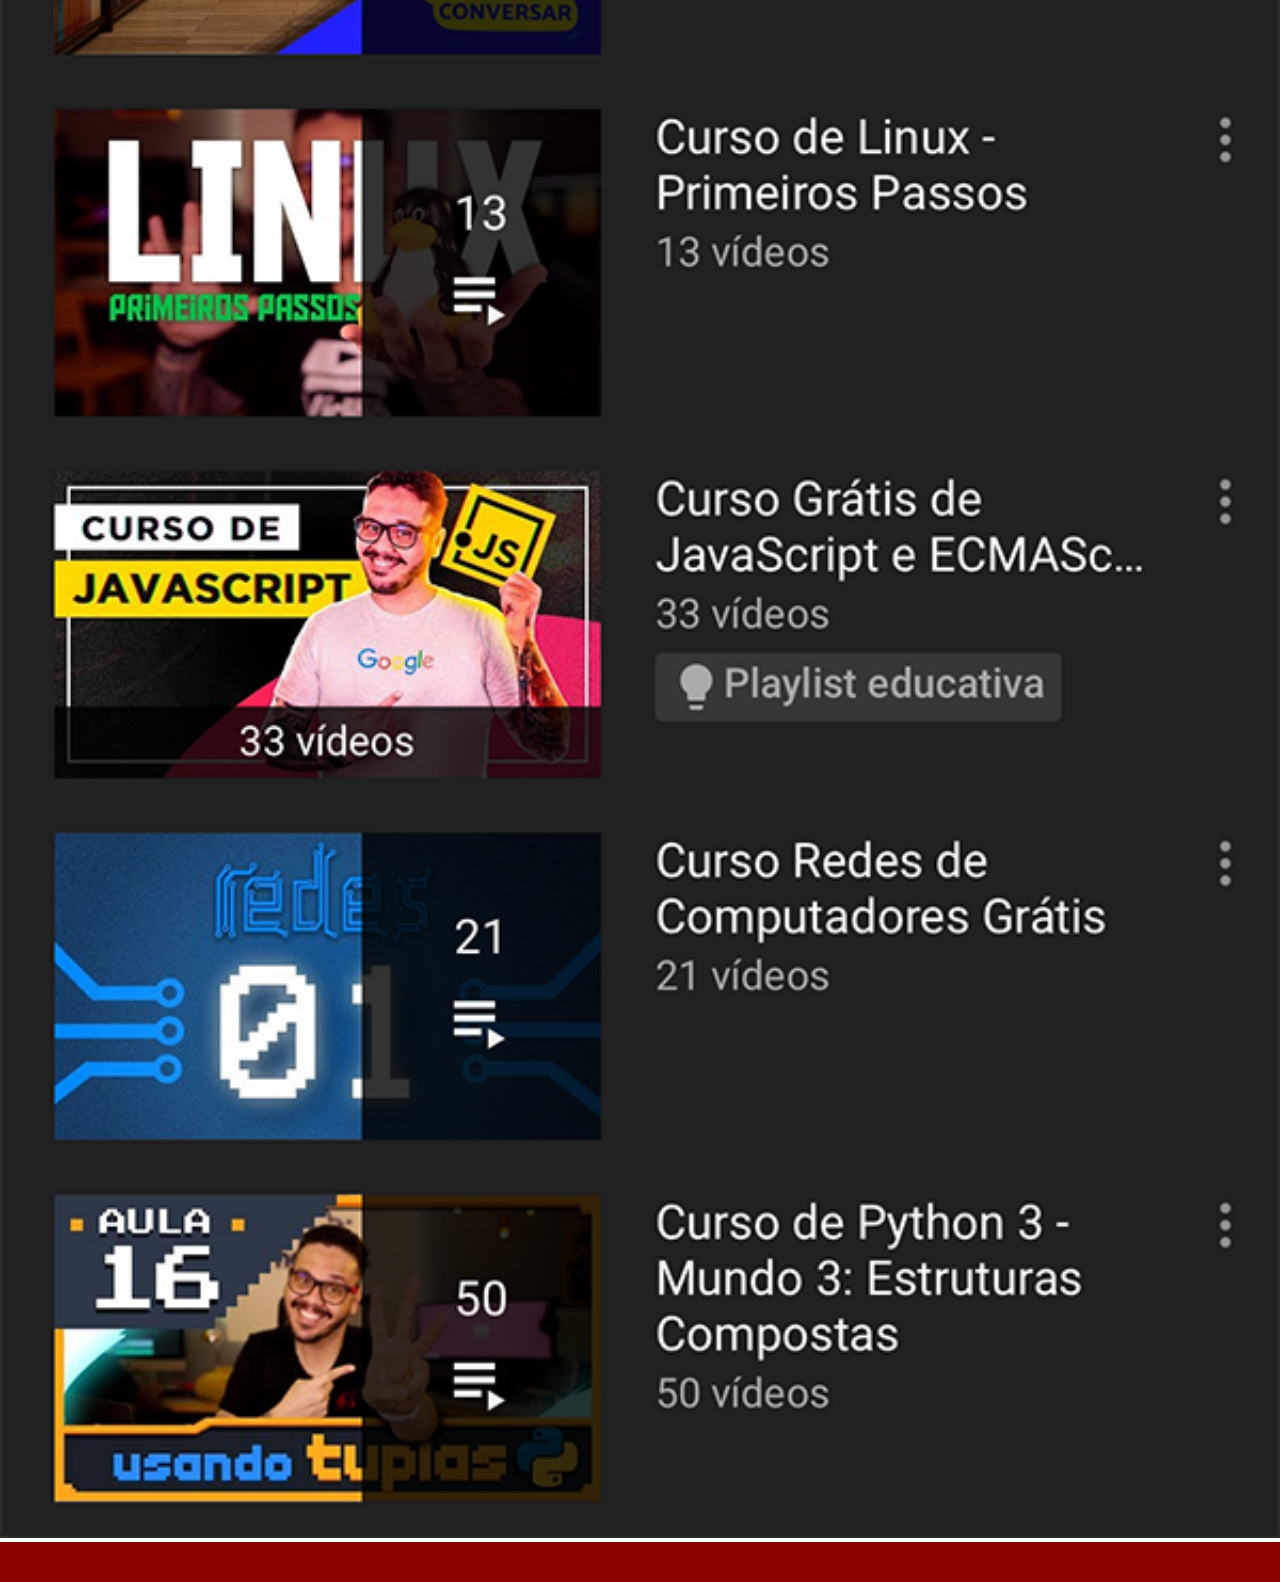
<file: youtube.html>
<!DOCTYPE html>
<html lang="pt-br">
<head>
    <meta charset="UTF-8">
    <meta name="viewport" content="width=device-width, initial-scale=1.0">
    <title>Youtube</title>
    <link rel="stylesheet" href="estilos/social.css">
</head>

<body>
    <img src="imagens/tela-youtube.png" alt="youtube">
    <a href="https://www.youtube.com/user/cursoemvideo/playlist" target="_blank" ACESSE></a>
</body>
</html>
</file>
<file: estilos/style.css>
@charset "UTF-08";
* {
    margin: 0;
    padding: 0;
    font-family: Arial, Helvetica, sans-serif;
}
html, body {
   height: 100vh;
   width: 100vw;
   background-color: black;
   }
body {
    background: url(../imagens/fundo-madeira.jpg) no-repeat top center;
    background-size: cover;
    background-attachment: fixed;
}

main {
    position: relative;
    height: 100vh;
    
}
section#telefone {
    position: absolute;
    top: 50%;
    left: 50%;
    transform: translate(-50%, -50%);
    height: 627px;
    width: 311px;
    background-color: blue;
    background: url('../imagens/frame-iphone.png');
}
iframe#tela {
    position: relative;
    top: 80px;
    left: 22px;
    width: 267px;
    height: 471px;
}
section#redes-sociais {
    text-align: right;
}
section#redes-sociais img {
    width: 50px;
    margin: 10px;
    border-radius: 50%;
    box-shadow: 2px 2px 5px rgba(0,0,0,0.401);
    box-sizing: border-box;
}
section#redes-sociais img:hover {
    border: 2px solid rgba(255, 255, 255, 0.657);
    transform: translate(-3px, -3px);
    box-shadow: 5px 5px 5px rgba(0,0,0, 0.623);
    transition: transform 0.5s, border 2s;
}
</file>
<file: estilos/social.css>
@charset "UTF-8";

* {
        margin: 0px;
        padding: 0px;
        font-family: Arial, Helvetica, sans-serif;
    }
    ::-webkit-scrollbar {
        width: 0px;
        height: 0px;
    }
    img {
        width: 100vw;
    }
    a {
       display: block;
       background-color: darkred;
       color:white;
       padding: 20px;
       text-align: center;
       font-weight: bolder;
       text-decoration: none;
    }
    a:hover{
        background-color: red;
    }
</file>
